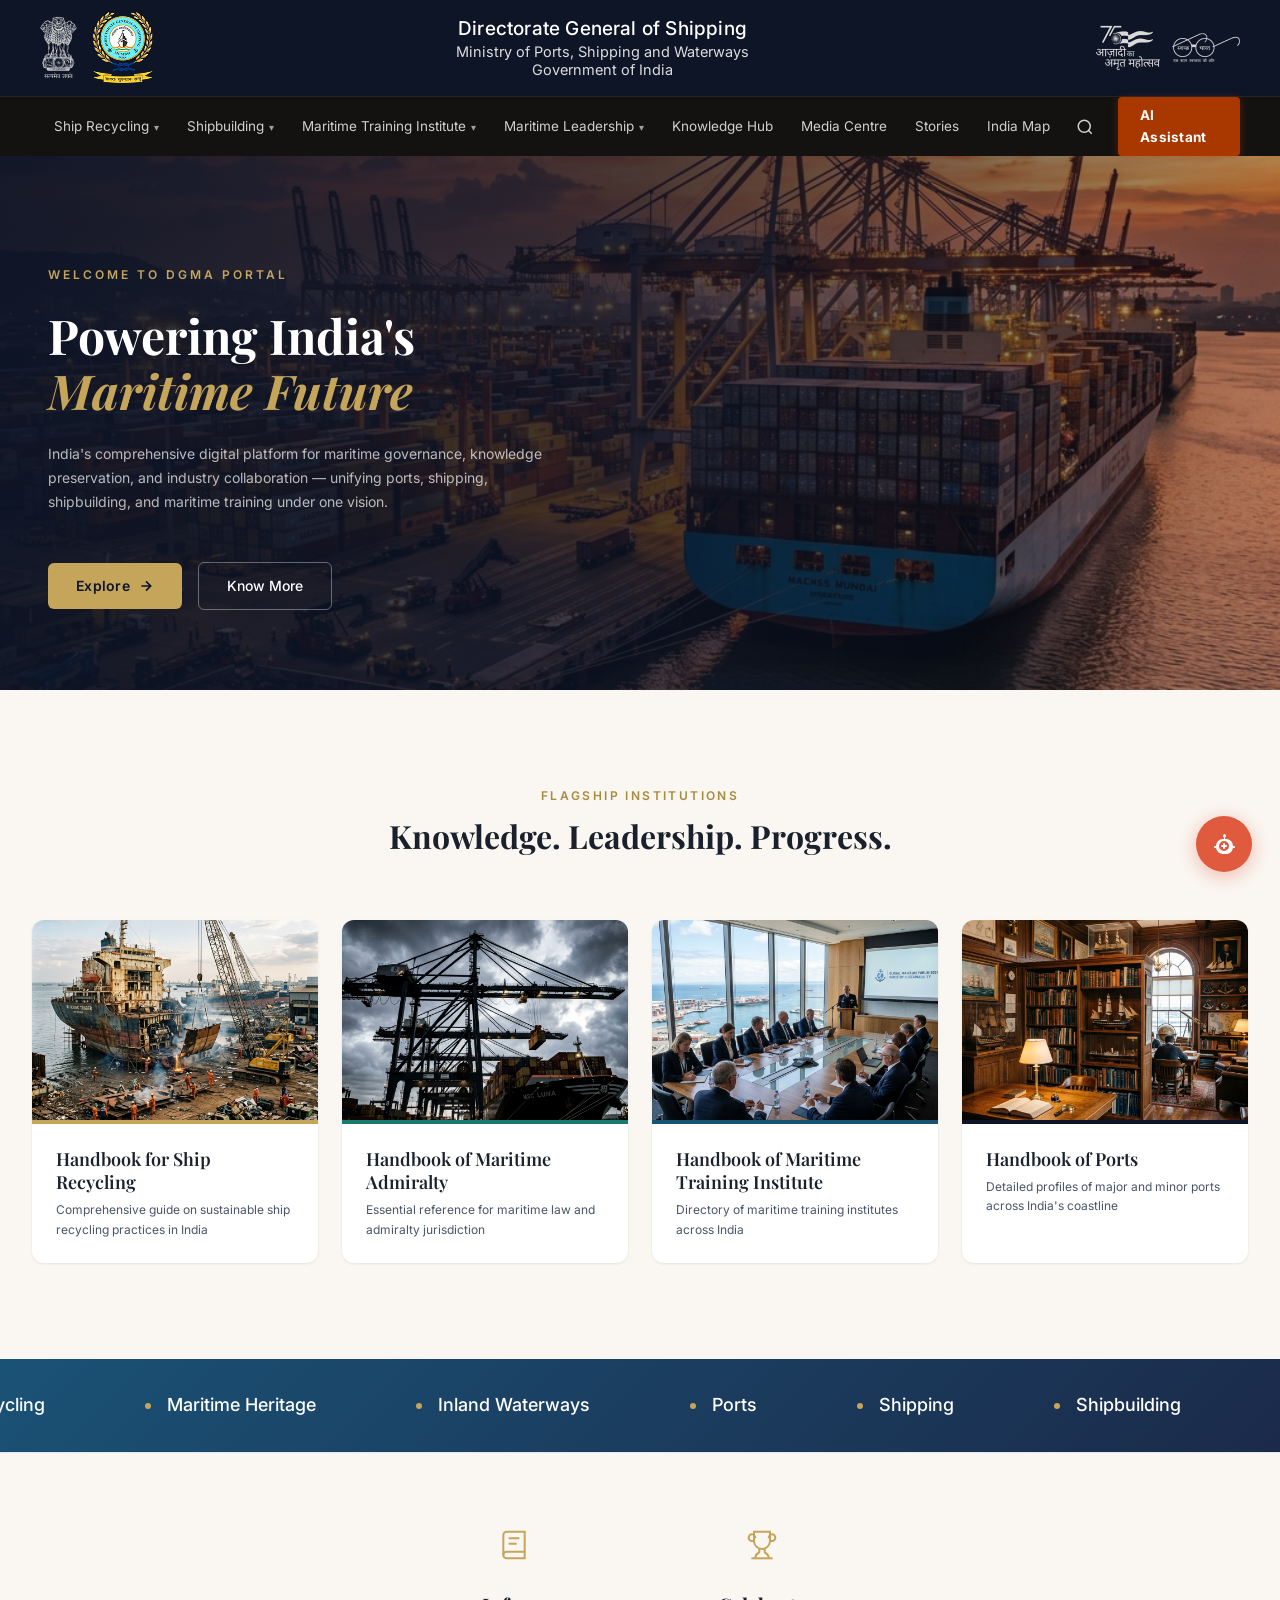
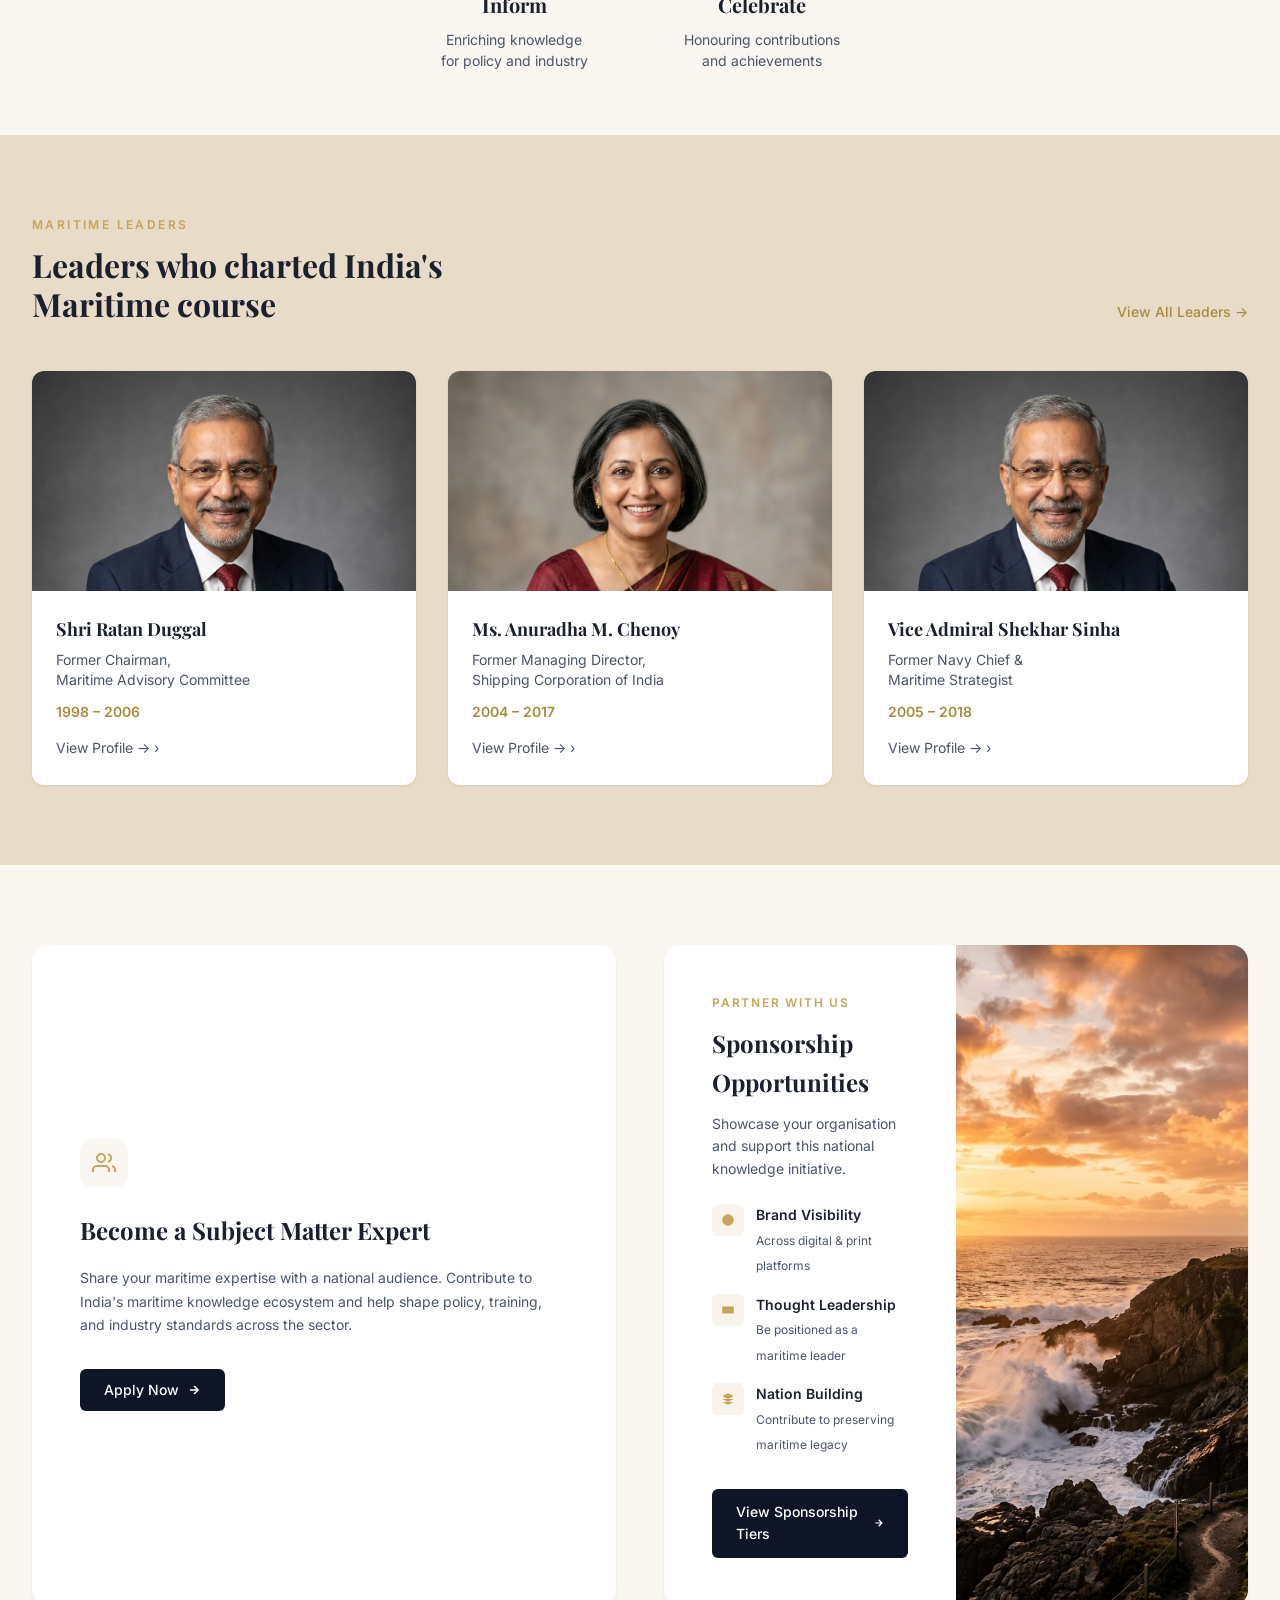
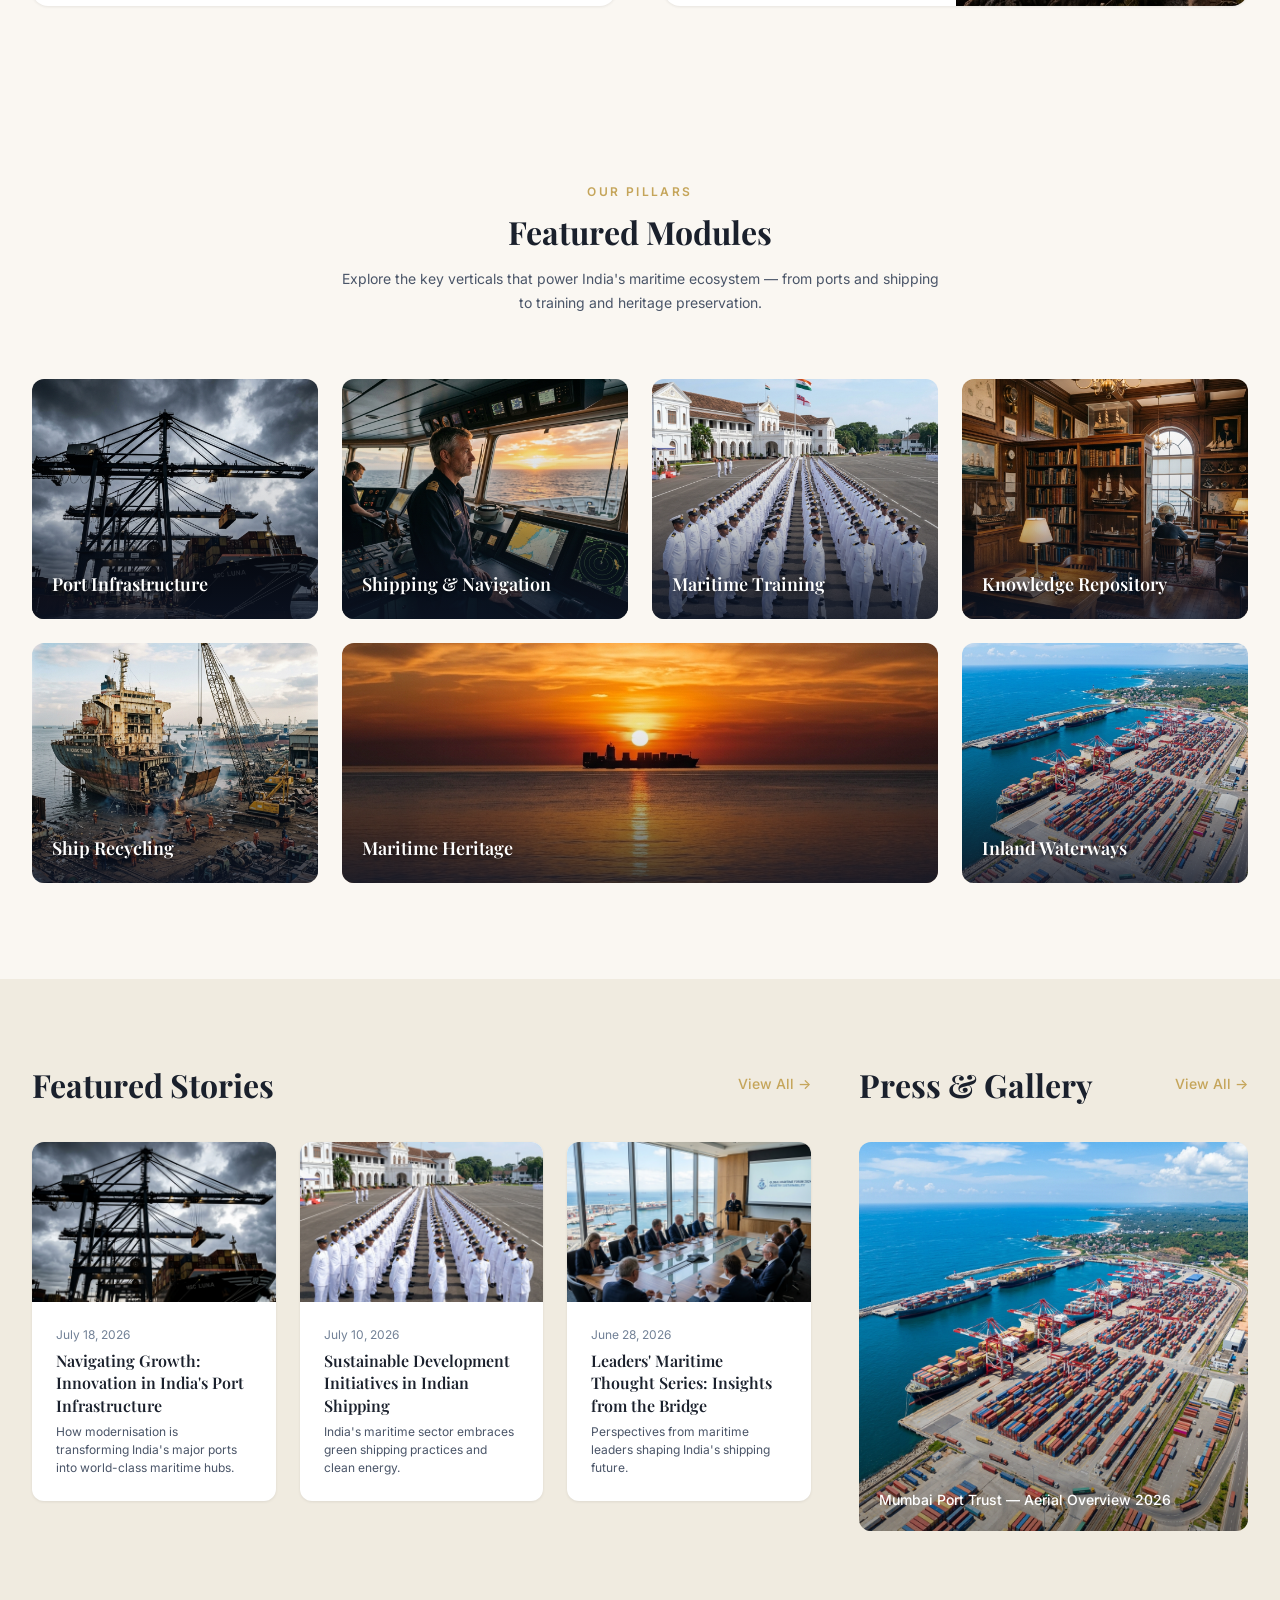
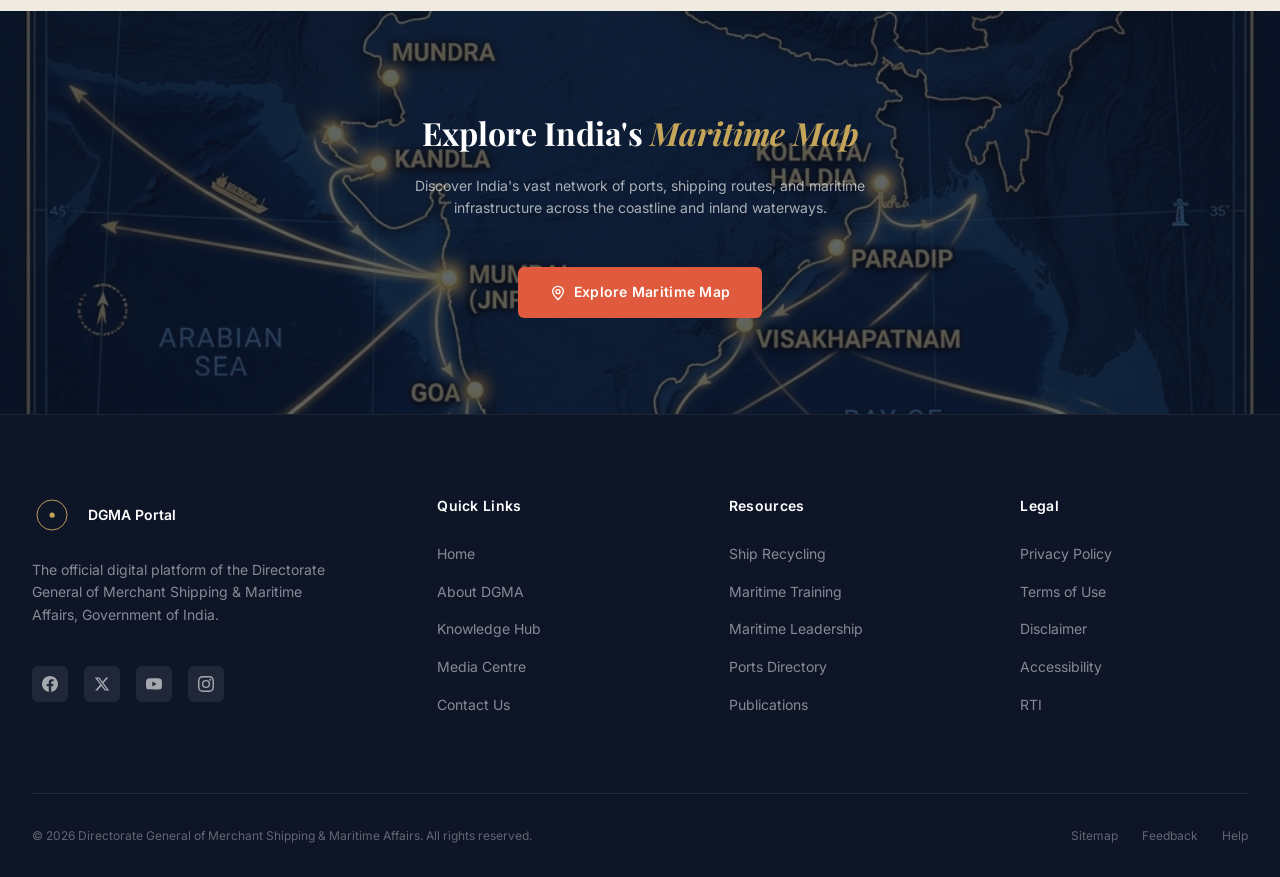
<file: index.html>
<!DOCTYPE html>
<html lang="en">
<head>
  <meta charset="UTF-8">
  <meta name="viewport" content="width=device-width, initial-scale=1.0">
  <title>DGMA – Directorate General of Merchant Shipping & Maritime Affairs</title>
  <meta name="description" content="Official portal of the Directorate General of Merchant Shipping & Maritime Affairs, Government of India. Powering India's Maritime Future through knowledge, leadership and progress.">
  <link rel="stylesheet" href="css/styles.css">
  <!-- Favicon placeholder -->
  <link rel="icon" type="image/svg+xml" href="data:image/svg+xml,<svg xmlns='http://www.w3.org/2000/svg' viewBox='0 0 100 100'><text y='.9em' font-size='90'>⚓</text></svg>">
</head>
<body>

  <!-- ===== HEADER ===== -->
  <header class="header" id="header">
    <!-- Top Bar -->
    <div class="header-top">
      <!-- Left Emblems -->
      <div class="header-emblems-left">
        <!-- Lion Capital Emblem -->
        <div class="lion-emblem" title="State Emblem of India">
           <img src="images/header-img1.png" alt="Ship recycling yard" loading="lazy">
        </div>
        <!-- DGS Seal -->
        <div class="dgs-emblem" title="Directorate General of Shipping Emblem">
         <img src="images/header-img2.png" alt="DGS Seal" loading="lazy">
        </div>
      </div>

      <!-- Center Title -->
      <div class="header-title-center">
        <h2>Directorate General of Shipping</h2>
        <p class="subtitle-1">Ministry of Ports, Shipping and Waterways</p>
        <p class="subtitle-2">Government of India</p>
      </div>

      <!-- Right Initiative Logos -->
      <div class="header-logos-right">
        <!-- Azadi Ka Amrit Mahotsav -->
        <div class="azadi-logo" title="Azadi Ka Amrit Mahotsav">
           <img src="images/header-img3.png" alt="Ship recycling yard" loading="lazy">
        </div>
        <!-- Swachh Bharat -->
      
      </div>
    </div>

    <!-- Navigation Bar -->
    <nav class="header-nav">
      <div class="nav-container">
        <ul class="nav-list">
          <li class="has-dropdown">
            <a href="index.html#flagship">Ship Recycling <span class="caret">▾</span></a>
            <ul class="dropdown-menu">
              <li><a href="index.html#flagship">Ship Recycling Overview</a></li>
              <li><a href="index.html#flagship">Handbook for Ship Recycling</a></li>
              <li><a href="index.html#flagship">Recycling Yards Directory</a></li>
            </ul>
          </li>
          <li class="has-dropdown">
            <a href="shipbuilding.html">Shipbuilding <span class="caret">▾</span></a>
            <ul class="dropdown-menu">
              <li><a href="shipbuilding.html">Shipbuilding Partners of India</a></li>
              <li><a href="shipbuilding.html">Commercial Shipyards</a></li>
              <li><a href="shipbuilding.html">Defense Shipbuilders</a></li>
            </ul>
          </li>
          <li class="has-dropdown">
            <a href="index.html#flagship">Maritime Training Institute <span class="caret">▾</span></a>
            <ul class="dropdown-menu">
              <li><a href="index.html#flagship">Training Institutes Directory</a></li>
              <li><a href="index.html#flagship">Approved Courses</a></li>
            </ul>
          </li>
          <li class="has-dropdown">
            <a href="index.html#leadership">Maritime Leadership <span class="caret">▾</span></a>
            <ul class="dropdown-menu">
              <li><a href="index.html#leadership">Leaders Directory</a></li>
              <li><a href="index.html#leadership">Former Chairmen</a></li>
            </ul>
          </li>
          <li><a href="index.html#flagship">Knowledge Hub</a></li>
          <li><a href="index.html#stories">Media Centre</a></li>
          <li><a href="index.html#stories">Stories</a></li>
          <li><a href="index.html#indiamap">India Map</a></li>
        </ul>

        <div class="nav-actions">
          <span class="nav-search-btn" id="searchToggle" role="button" tabindex="0" aria-label="Search">
            <svg width="18" height="18" viewBox="0 0 24 24" fill="none" stroke="currentColor" stroke-width="2"><circle cx="11" cy="11" r="8"/><path d="m21 21-4.3-4.3"/></svg>
          </span>
          <a href="#" class="btn-ai-assistant">AI Assistant</a>
        </div>
      </div>
    </nav>
  </header>

  <!-- ===== HERO SECTION ===== -->
  <section class="hero" id="hero">
    <div class="hero-bg">
      <img src="images/hero-bg.png" alt="Indian maritime port at sunset with cargo ships and cranes" loading="eager">
    </div>
    <div class="hero-content">
      <p class="hero-label">Welcome to DGMA Portal</p>
      <h2 class="hero-heading">
        Powering India's
        <em>Maritime Future</em>
      </h2>
      <p class="hero-desc">
        India's comprehensive digital platform for maritime governance, knowledge preservation, and industry collaboration — unifying ports, shipping, shipbuilding, and maritime training under one vision.
      </p>
      <div class="hero-buttons">
        <a href="#flagship" class="btn-primary">
          Explore
          <svg width="16" height="16" viewBox="0 0 24 24" fill="none" stroke="currentColor" stroke-width="2.5"><path d="M5 12h14M12 5l7 7-7 7"/></svg>
        </a>
        <a href="#" class="btn-outline">Know More</a>
      </div>
    </div>
  </section>

  <!-- ===== FLAGSHIP INSTITUTIONS ===== -->
  <section class="flagship" id="flagship">
    <div class="container">
      <p class="section-label animate-on-scroll">Flagship Institutions</p>
      <h2 class="section-heading animate-on-scroll">Knowledge. Leadership. Progress.</h2>
      <div class="flagship-grid">
        <!-- Card 1 -->
        <div class="flagship-card animate-on-scroll">
          <div class="flagship-card-img">
            <img src="images/ship-recycling.png" alt="Ship recycling yard" loading="lazy">
          </div>
          <div class="flagship-card-accent gold"></div>
          <div class="flagship-card-body">
            <h3>Handbook for Ship Recycling</h3>
            <p>Comprehensive guide on sustainable ship recycling practices in India</p>
          </div>
        </div>
        <!-- Card 2 -->
        <div class="flagship-card animate-on-scroll">
          <div class="flagship-card-img">
            <img src="images/container-cranes.png" alt="Maritime admiralty" loading="lazy">
          </div>
          <div class="flagship-card-accent teal"></div>
          <div class="flagship-card-body">
            <h3>Handbook of Maritime Admiralty</h3>
            <p>Essential reference for maritime law and admiralty jurisdiction</p>
          </div>
        </div>
        <!-- Card 3 -->
        <div class="flagship-card animate-on-scroll">
          <div class="flagship-card-img">
            <img src="images/maritime-conference.png" alt="Maritime Training Institute" loading="lazy">
          </div>
          <div class="flagship-card-accent blue"></div>
          <div class="flagship-card-body">
            <h3>Handbook of Maritime Training Institute</h3>
            <p>Directory of maritime training institutes across India</p>
          </div>
        </div>
        <!-- Card 4 -->
        <div class="flagship-card animate-on-scroll">
          <div class="flagship-card-img">
            <img src="images/maritime-library.png" alt="Maritime ports reference" loading="lazy">
          </div>
          <div class="flagship-card-accent navy"></div>
          <div class="flagship-card-body">
            <h3>Handbook of Ports</h3>
            <p>Detailed profiles of major and minor ports across India's coastline</p>
          </div>
        </div>
      </div>
    </div>
  </section>

  <!-- ===== BLUE BANNER / MARQUEE ===== -->
  <section class="blue-banner">
    <div class="banner-content">
      <div class="banner-marquee">
        <span class="marquee-item"><span class="dot"></span>Ports</span>
        <span class="marquee-item"><span class="dot"></span>Shipping</span>
        <span class="marquee-item"><span class="dot"></span>Shipbuilding</span>
        <span class="marquee-item"><span class="dot"></span>Maritime Training</span>
        <span class="marquee-item"><span class="dot"></span>Maritime Leadership</span>
        <span class="marquee-item"><span class="dot"></span>Ship Recycling</span>
        <span class="marquee-item"><span class="dot"></span>Maritime Heritage</span>
        <span class="marquee-item"><span class="dot"></span>Inland Waterways</span>
        <!-- Duplicate for seamless loop -->
        <span class="marquee-item"><span class="dot"></span>Ports</span>
        <span class="marquee-item"><span class="dot"></span>Shipping</span>
        <span class="marquee-item"><span class="dot"></span>Shipbuilding</span>
        <span class="marquee-item"><span class="dot"></span>Maritime Training</span>
        <span class="marquee-item"><span class="dot"></span>Maritime Leadership</span>
        <span class="marquee-item"><span class="dot"></span>Ship Recycling</span>
        <span class="marquee-item"><span class="dot"></span>Maritime Heritage</span>
        <span class="marquee-item"><span class="dot"></span>Inland Waterways</span>
      </div>
    </div>
  </section>

  <!-- ===== PURPOSE / VALUES ===== -->
  <section class="purpose-section">
    <div class="container">
      <div class="purpose-grid">
        <div class="purpose-card animate-on-scroll">
          <div class="purpose-icon">
            <svg width="32" height="32" viewBox="0 0 24 24" fill="none" stroke="currentColor" stroke-width="1.5">
              <path d="M4 19.5A2.5 2.5 0 016.5 17H20"/>
              <path d="M6.5 2H20v20H6.5A2.5 2.5 0 014 19.5v-15A2.5 2.5 0 016.5 2z"/>
              <path d="M8 7h8M8 11h6"/>
            </svg>
          </div>
          <h3>Inform</h3>
          <p>Enriching knowledge<br>for policy and industry</p>
        </div>
        <div class="purpose-card animate-on-scroll">
          <div class="purpose-icon">
            <svg width="32" height="32" viewBox="0 0 24 24" fill="none" stroke="currentColor" stroke-width="1.5">
              <path d="M6 9H4.5a2.5 2.5 0 010-5C7 4 7 7 7 7"/>
              <path d="M18 9h1.5a2.5 2.5 0 000-5C17 4 17 7 17 7"/>
              <path d="M4 22h16"/>
              <path d="M10 14.66V17c0 .55-.47.98-.97 1.21C7.85 18.75 7 20 7 22"/>
              <path d="M14 14.66V17c0 .55.47.98.97 1.21C16.15 18.75 17 20 17 22"/>
              <path d="M18 2H6v7a6 6 0 0012 0V2z"/>
            </svg>
          </div>
          <h3>Celebrate</h3>
          <p>Honouring contributions<br>and achievements</p>
        </div>
      </div>
    </div>
  </section>

  <!-- ===== MARITIME LEADERSHIP ===== -->
  <section class="leadership-section" id="leadership">
    <div class="container">
      <div class="leadership-header">
        <div>
          <p class="section-label">Maritime Leaders</p>
          <h2 class="section-heading animate-on-scroll">Leaders who charted India's Maritime course</h2>
        </div>
        <a href="#" class="view-all-link animate-on-scroll">View All Leaders →</a>
      </div>
      <div class="leadership-grid">
        <div class="leader-card animate-on-scroll">
          <div class="leader-card-img">
            <img src="images/leader-1.png" alt="Shri Ratan Duggal" loading="lazy">
          </div>
          <div class="leader-card-body">
            <h3>Shri Ratan Duggal</h3>
            <p class="leader-title">Former Chairman,<br>Maritime Advisory Committee</p>
            <p class="leader-years">1998 – 2006</p>
            <a href="#" class="leader-link">View Profile → ›</a>
          </div>
        </div>
        <div class="leader-card animate-on-scroll">
          <div class="leader-card-img">
            <img src="images/leader-2.png" alt="Ms. Anuradha M. Chenoy" loading="lazy">
          </div>
          <div class="leader-card-body">
            <h3>Ms. Anuradha M. Chenoy</h3>
            <p class="leader-title">Former Managing Director,<br>Shipping Corporation of India</p>
            <p class="leader-years">2004 – 2017</p>
            <a href="#" class="leader-link">View Profile → ›</a>
          </div>
        </div>
        <div class="leader-card animate-on-scroll">
          <div class="leader-card-img">
            <img src="images/leader-1.png" alt="Vice Admiral Shekhar Sinha" loading="lazy">
          </div>
          <div class="leader-card-body">
            <h3>Vice Admiral Shekhar Sinha</h3>
            <p class="leader-title">Former Navy Chief &<br>Maritime Strategist</p>
            <p class="leader-years">2005 – 2018</p>
            <a href="#" class="leader-link">View Profile → ›</a>
          </div>
        </div>
      </div>
    </div>
  </section>

  <!-- ===== EXPERT + SPONSORSHIP ===== -->
  <section class="dual-cards" id="dual-cards">
    <div class="container">
      <div class="dual-cards-grid">
        <!-- Expert Card -->
        <div class="dual-card expert-card animate-on-scroll">
          <div class="card-icon">
            <svg width="24" height="24" viewBox="0 0 24 24" fill="none" stroke="currentColor" stroke-width="2"><path d="M17 21v-2a4 4 0 0 0-4-4H5a4 4 0 0 0-4 4v2"/><circle cx="9" cy="7" r="4"/><path d="M23 21v-2a4 4 0 0 0-3-3.87"/><path d="M16 3.13a4 4 0 0 1 0 7.75"/></svg>
          </div>
          <h3>Become a Subject Matter Expert</h3>
          <p>Share your maritime expertise with a national audience. Contribute to India's maritime knowledge ecosystem and help shape policy, training, and industry standards across the sector.</p>
          <a href="#" class="btn-dark">
            Apply Now
            <svg width="14" height="14" viewBox="0 0 24 24" fill="none" stroke="currentColor" stroke-width="2.5"><path d="M5 12h14M12 5l7 7-7 7"/></svg>
          </a>
        </div>

        <!-- Sponsorship Card -->
        <div class="dual-card sponsor-card animate-on-scroll">
          <div class="sponsor-card-content">
            <p class="card-label">Partner With Us</p>
            <h3>Sponsorship Opportunities</h3>
            <p>Showcase your organisation and support this national knowledge initiative.</p>
            <div class="sponsor-features">
              <div class="sponsor-feature">
                <div class="sponsor-feature-icon">
                  <svg width="14" height="14" viewBox="0 0 24 24" fill="currentColor"><circle cx="12" cy="12" r="10"/></svg>
                </div>
                <div class="sponsor-feature-text">
                  <strong>Brand Visibility</strong>
                  <span>Across digital &amp; print platforms</span>
                </div>
              </div>
              <div class="sponsor-feature">
                <div class="sponsor-feature-icon">
                  <svg width="14" height="14" viewBox="0 0 24 24" fill="currentColor"><rect x="2" y="6" width="20" height="12" rx="2"/></svg>
                </div>
                <div class="sponsor-feature-text">
                  <strong>Thought Leadership</strong>
                  <span>Be positioned as a maritime leader</span>
                </div>
              </div>
              <div class="sponsor-feature">
                <div class="sponsor-feature-icon">
                  <svg width="14" height="14" viewBox="0 0 24 24" fill="currentColor"><path d="M12 2L2 7l10 5 10-5-10-5zM2 17l10 5 10-5M2 12l10 5 10-5"/></svg>
                </div>
                <div class="sponsor-feature-text">
                  <strong>Nation Building</strong>
                  <span>Contribute to preserving maritime legacy</span>
                </div>
              </div>
            </div>
            <a href="#" class="btn-sponsor">
              View Sponsorship Tiers
              <svg width="14" height="14" viewBox="0 0 24 24" fill="none" stroke="currentColor" stroke-width="2.5"><path d="M5 12h14M12 5l7 7-7 7"/></svg>
            </a>
          </div>
          <div class="sponsor-card-image">
            <img src="images/lighthouse.png" alt="Historic lighthouse at sunset">
          </div>
        </div>
      </div>
    </div>
  </section>

  <!-- ===== FEATURED MODULES ===== -->
  <section class="featured-modules" id="modules">
    <div class="container">
      <div class="modules-header">
        <p class="section-label animate-on-scroll">Our Pillars</p>
        <h2 class="section-heading animate-on-scroll">Featured Modules</h2>
        <p class="section-desc animate-on-scroll">Explore the key verticals that power India's maritime ecosystem — from ports and shipping to training and heritage preservation.</p>
      </div>
      <div class="modules-grid">
        <!-- Row 1 -->
        <div class="module-card animate-on-scroll">
          <img src="images/container-cranes.png" alt="Port Infrastructure" loading="lazy">
          <span class="module-card-label">Port Infrastructure</span>
        </div>
        <div class="module-card animate-on-scroll">
          <img src="images/ship-navigation.png" alt="Shipping & Navigation" loading="lazy">
          <span class="module-card-label">Shipping & Navigation</span>
        </div>
        <div class="module-card animate-on-scroll">
          <img src="images/maritime-training.png" alt="Maritime Training" loading="lazy">
          <span class="module-card-label">Maritime Training</span>
        </div>
        <div class="module-card animate-on-scroll">
          <img src="images/maritime-library.png" alt="Knowledge Repository" loading="lazy">
          <span class="module-card-label">Knowledge Repository</span>
        </div>
        <!-- Row 2 -->
        <div class="module-card animate-on-scroll">
          <img src="images/ship-recycling.png" alt="Ship Recycling" loading="lazy">
          <span class="module-card-label">Ship Recycling</span>
        </div>
        <div class="module-card animate-on-scroll">
          <img src="images/ocean-sunset.png" alt="Maritime Heritage" loading="lazy">
          <span class="module-card-label">Maritime Heritage</span>
        </div>
        <div class="module-card animate-on-scroll">
          <img src="images/port-aerial.png" alt="Inland Waterways" loading="lazy">
          <span class="module-card-label">Inland Waterways</span>
        </div>
      </div>
    </div>
  </section>

  <!-- ===== FEATURED STORIES + PRESS & GALLERY ===== -->
  <section class="stories-gallery" id="stories">
    <div class="container">
      <div class="stories-gallery-grid">
        <!-- Stories -->
        <div class="stories-section">
          <div class="stories-header">
            <h2>Featured Stories</h2>
            <a href="#">View All →</a>
          </div>
          <div class="stories-list">
            <div class="story-card animate-on-scroll">
              <div class="story-card-img">
                <img src="images/container-cranes.png" alt="Port modernization story" loading="lazy">
              </div>
              <div class="story-card-body">
                <p class="story-date">July 18, 2026</p>
                <h4>Navigating Growth: Innovation in India's Port Infrastructure</h4>
                <p>How modernisation is transforming India's major ports into world-class maritime hubs.</p>
              </div>
            </div>
            <div class="story-card animate-on-scroll">
              <div class="story-card-img">
                <img src="images/maritime-training.png" alt="Maritime development story" loading="lazy">
              </div>
              <div class="story-card-body">
                <p class="story-date">July 10, 2026</p>
                <h4>Sustainable Development Initiatives in Indian Shipping</h4>
                <p>India's maritime sector embraces green shipping practices and clean energy.</p>
              </div>
            </div>
            <div class="story-card animate-on-scroll">
              <div class="story-card-img">
                <img src="images/maritime-conference.png" alt="Maritime thoughts story" loading="lazy">
              </div>
              <div class="story-card-body">
                <p class="story-date">June 28, 2026</p>
                <h4>Leaders' Maritime Thought Series: Insights from the Bridge</h4>
                <p>Perspectives from maritime leaders shaping India's shipping future.</p>
              </div>
            </div>
          </div>
        </div>

        <!-- Gallery -->
        <div class="gallery-section">
          <div class="gallery-header">
            <h2>Press & Gallery</h2>
            <a href="#">View All →</a>
          </div>
          <div class="gallery-image animate-on-scroll">
            <img src="images/port-aerial.png" alt="Aerial view of Indian port" loading="lazy">
            <span class="gallery-caption">Mumbai Port Trust — Aerial Overview 2026</span>
          </div>
        </div>
      </div>
    </div>
  </section>

  <!-- ===== INDIA MARITIME MAP ===== -->
  <section class="india-map" id="indiamap">
    <div class="india-map-bg">
      <img src="images/india-map.png" alt="India maritime map" loading="lazy">
    </div>
    <div class="india-map-content container">
      <h2 class="animate-on-scroll">Explore India's <em>Maritime Map</em></h2>
      <p class="animate-on-scroll">Discover India's vast network of ports, shipping routes, and maritime infrastructure across the coastline and inland waterways.</p>
      <a href="#" class="btn-map animate-on-scroll">
        <svg width="16" height="16" viewBox="0 0 24 24" fill="none" stroke="currentColor" stroke-width="2"><circle cx="12" cy="10" r="3"/><path d="M12 2C7.6 2 4 5.4 4 9.5 4 14.3 12 22 12 22s8-7.7 8-12.5C20 5.4 16.4 2 12 2z"/></svg>
        Explore Maritime Map
      </a>
    </div>
  </section>

  <!-- ===== FOOTER ===== -->
  <footer class="footer" id="footer">
    <div class="container">
      <div class="footer-top">
        <div class="footer-brand">
          <div class="footer-logo">
            <div class="emblem-small">
              <svg viewBox="0 0 64 64" width="40" height="40" fill="none">
                <circle cx="32" cy="32" r="24" stroke="#C5A55A" stroke-width="1.5"/>
                <circle cx="32" cy="32" r="4" fill="#C5A55A"/>
                <text x="32" y="36" text-anchor="middle" fill="#C5A55A" font-size="10" font-family="serif">☸</text>
              </svg>
            </div>
            <span class="footer-logo-text">DGMA Portal</span>
          </div>
          <p>The official digital platform of the Directorate General of Merchant Shipping & Maritime Affairs, Government of India.</p>
          <div class="footer-social">
            <a href="#" aria-label="Facebook">
              <svg width="16" height="16" viewBox="0 0 24 24" fill="currentColor"><path d="M24 12.073c0-6.627-5.373-12-12-12s-12 5.373-12 12c0 5.99 4.388 10.954 10.125 11.854v-8.385H7.078v-3.47h3.047V9.43c0-3.007 1.792-4.669 4.533-4.669 1.312 0 2.686.235 2.686.235v2.953H15.83c-1.491 0-1.956.925-1.956 1.874v2.25h3.328l-.532 3.47h-2.796v8.385C19.612 23.027 24 18.062 24 12.073z"/></svg>
            </a>
            <a href="#" aria-label="Twitter">
              <svg width="16" height="16" viewBox="0 0 24 24" fill="currentColor"><path d="M18.244 2.25h3.308l-7.227 8.26 8.502 11.24H16.17l-5.214-6.817L4.99 21.75H1.68l7.73-8.835L1.254 2.25H8.08l4.713 6.231zm-1.161 17.52h1.833L7.084 4.126H5.117z"/></svg>
            </a>
            <a href="#" aria-label="YouTube">
              <svg width="16" height="16" viewBox="0 0 24 24" fill="currentColor"><path d="M23.498 6.186a3.016 3.016 0 0 0-2.122-2.136C19.505 3.545 12 3.545 12 3.545s-7.505 0-9.377.505A3.017 3.017 0 0 0 .502 6.186C0 8.07 0 12 0 12s0 3.93.502 5.814a3.016 3.016 0 0 0 2.122 2.136c1.871.505 9.376.505 9.376.505s7.505 0 9.377-.505a3.015 3.015 0 0 0 2.122-2.136C24 15.93 24 12 24 12s0-3.93-.502-5.814zM9.545 15.568V8.432L15.818 12l-6.273 3.568z"/></svg>
            </a>
            <a href="#" aria-label="Instagram">
              <svg width="16" height="16" viewBox="0 0 24 24" fill="currentColor"><path d="M12 2.163c3.204 0 3.584.012 4.85.07 3.252.148 4.771 1.691 4.919 4.919.058 1.265.069 1.645.069 4.849 0 3.205-.012 3.584-.069 4.849-.149 3.225-1.664 4.771-4.919 4.919-1.266.058-1.644.07-4.85.07-3.204 0-3.584-.012-4.849-.07-3.26-.149-4.771-1.699-4.919-4.92-.058-1.265-.07-1.644-.07-4.849 0-3.204.013-3.583.07-4.849.149-3.227 1.664-4.771 4.919-4.919 1.266-.057 1.645-.069 4.849-.069zM12 0C8.741 0 8.333.014 7.053.072 2.695.272.273 2.69.073 7.052.014 8.333 0 8.741 0 12c0 3.259.014 3.668.072 4.948.2 4.358 2.618 6.78 6.98 6.98C8.333 23.986 8.741 24 12 24c3.259 0 3.668-.014 4.948-.072 4.354-.2 6.782-2.618 6.979-6.98.059-1.28.073-1.689.073-4.948 0-3.259-.014-3.667-.072-4.947-.196-4.354-2.617-6.78-6.979-6.98C15.668.014 15.259 0 12 0zm0 5.838a6.162 6.162 0 100 12.324 6.162 6.162 0 000-12.324zM12 16a4 4 0 110-8 4 4 0 010 8zm6.406-11.845a1.44 1.44 0 100 2.881 1.44 1.44 0 000-2.881z"/></svg>
            </a>
          </div>
        </div>
        <div class="footer-column">
          <h4>Quick Links</h4>
          <ul>
            <li><a href="#">Home</a></li>
            <li><a href="#">About DGMA</a></li>
            <li><a href="#">Knowledge Hub</a></li>
            <li><a href="#">Media Centre</a></li>
            <li><a href="#">Contact Us</a></li>
          </ul>
        </div>
        <div class="footer-column">
          <h4>Resources</h4>
          <ul>
            <li><a href="#">Ship Recycling</a></li>
            <li><a href="#">Maritime Training</a></li>
            <li><a href="#">Maritime Leadership</a></li>
            <li><a href="#">Ports Directory</a></li>
            <li><a href="#">Publications</a></li>
          </ul>
        </div>
        <div class="footer-column">
          <h4>Legal</h4>
          <ul>
            <li><a href="#">Privacy Policy</a></li>
            <li><a href="#">Terms of Use</a></li>
            <li><a href="#">Disclaimer</a></li>
            <li><a href="#">Accessibility</a></li>
            <li><a href="#">RTI</a></li>
          </ul>
        </div>
      </div>
      <div class="footer-bottom">
        <p>&copy; 2026 Directorate General of Merchant Shipping & Maritime Affairs. All rights reserved.</p>
        <div class="footer-bottom-links">
          <a href="#">Sitemap</a>
          <a href="#">Feedback</a>
          <a href="#">Help</a>
        </div>
      </div>
    </div>
  </footer>

  <!-- ===== FLOATING AI BUTTON ===== -->
  <div class="ai-float">
    <button class="ai-float-btn" aria-label="AI Assistant">
      <svg width="24" height="24" viewBox="0 0 24 24" fill="currentColor"><path d="M12 2a2 2 0 012 2c0 .74-.4 1.39-1 1.73V7h1a7 7 0 017 7h1a1 1 0 110 2h-1.07A7.001 7.001 0 0113 22h-2a7.001 7.001 0 01-6.93-6H3a1 1 0 110-2h1a7 7 0 017-7h1V5.73c-.6-.34-1-.99-1-1.73a2 2 0 012-2zm0 7a5 5 0 00-5 5 5 5 0 005 5h0a5 5 0 005-5 5 5 0 00-5-5zm-1 3a1 1 0 112 0v1h1a1 1 0 110 2h-1v1a1 1 0 11-2 0v-1h-1a1 1 0 110-2h1v-1z"/></svg>
    </button>
  </div>

  <!-- ===== SEARCH OVERLAY ===== -->
  <div class="search-overlay" id="searchOverlay">
    <div class="search-box">
      <span class="search-close" id="searchClose">&times;</span>
      <input type="text" placeholder="Search DGMA portal..." id="searchInput" aria-label="Search DGMA portal">
    </div>
  </div>

  <script src="js/main.js"></script>
</body>
</html>
</file>
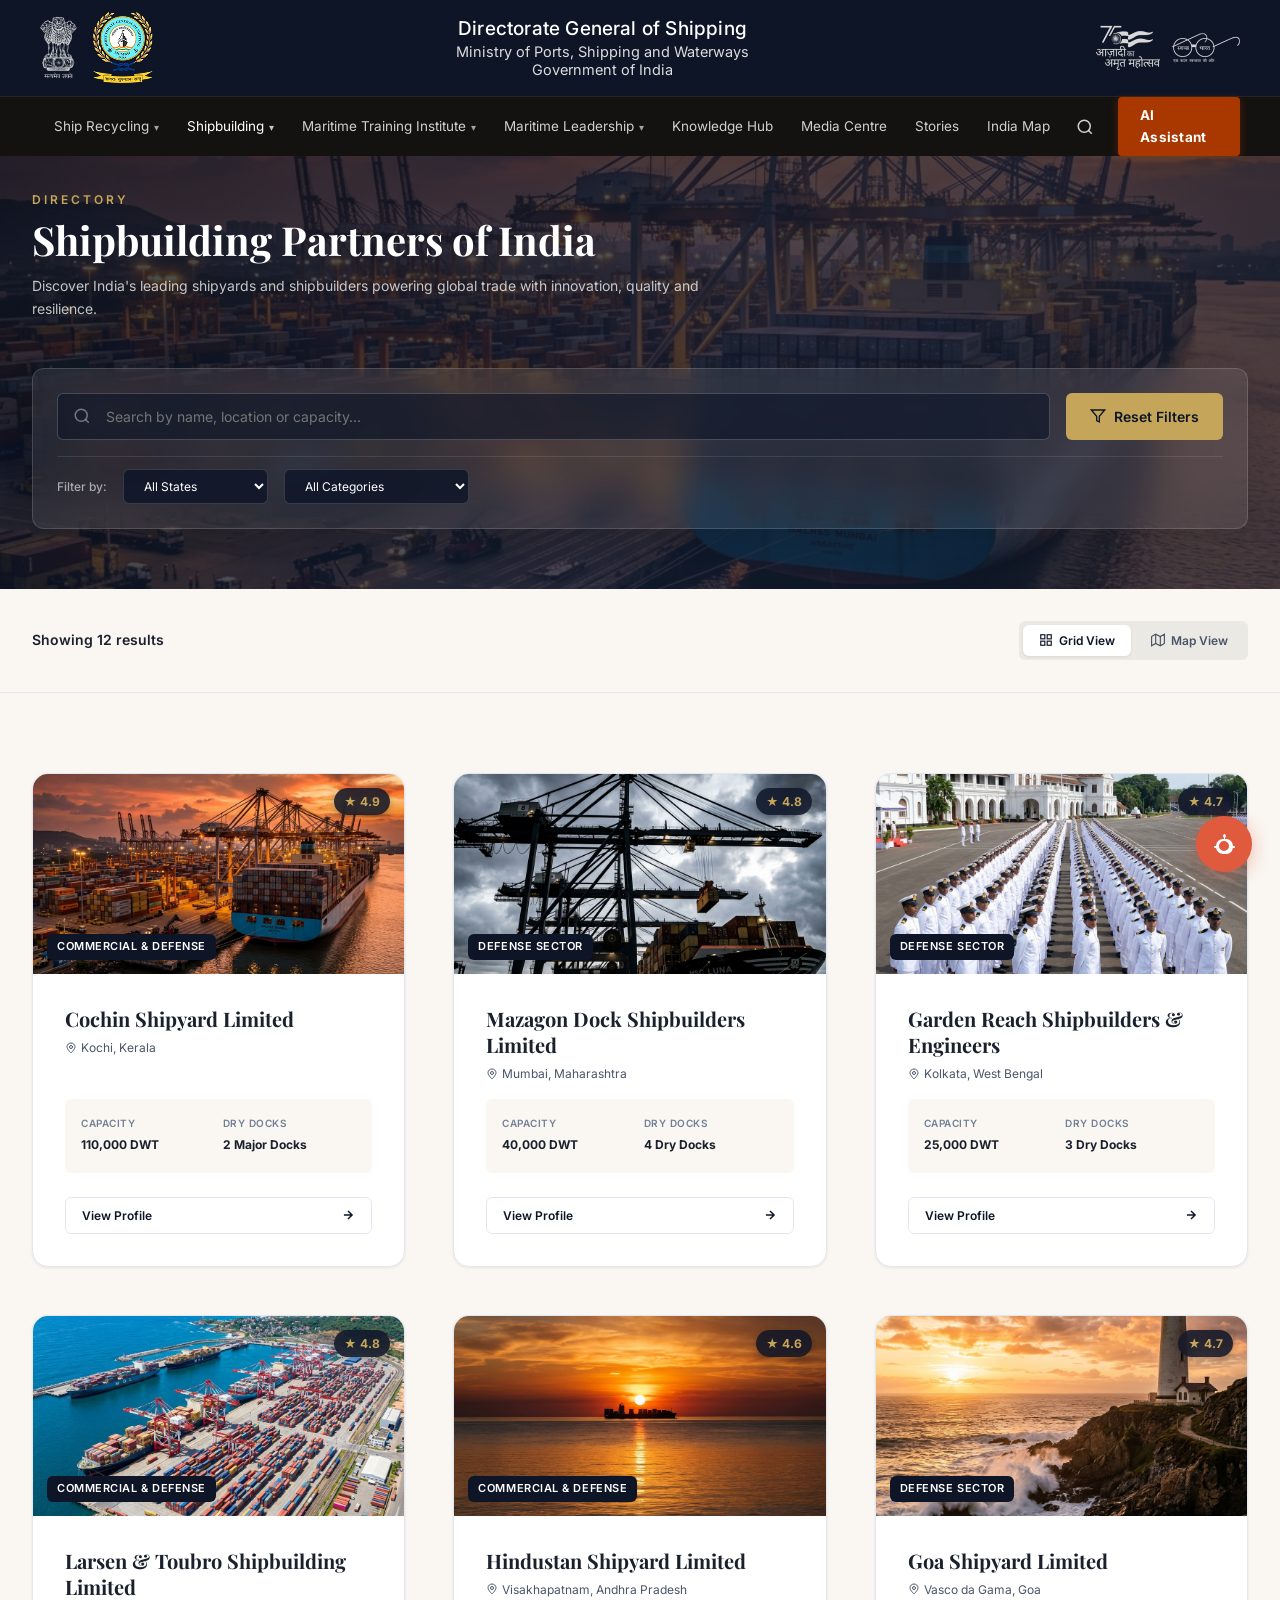
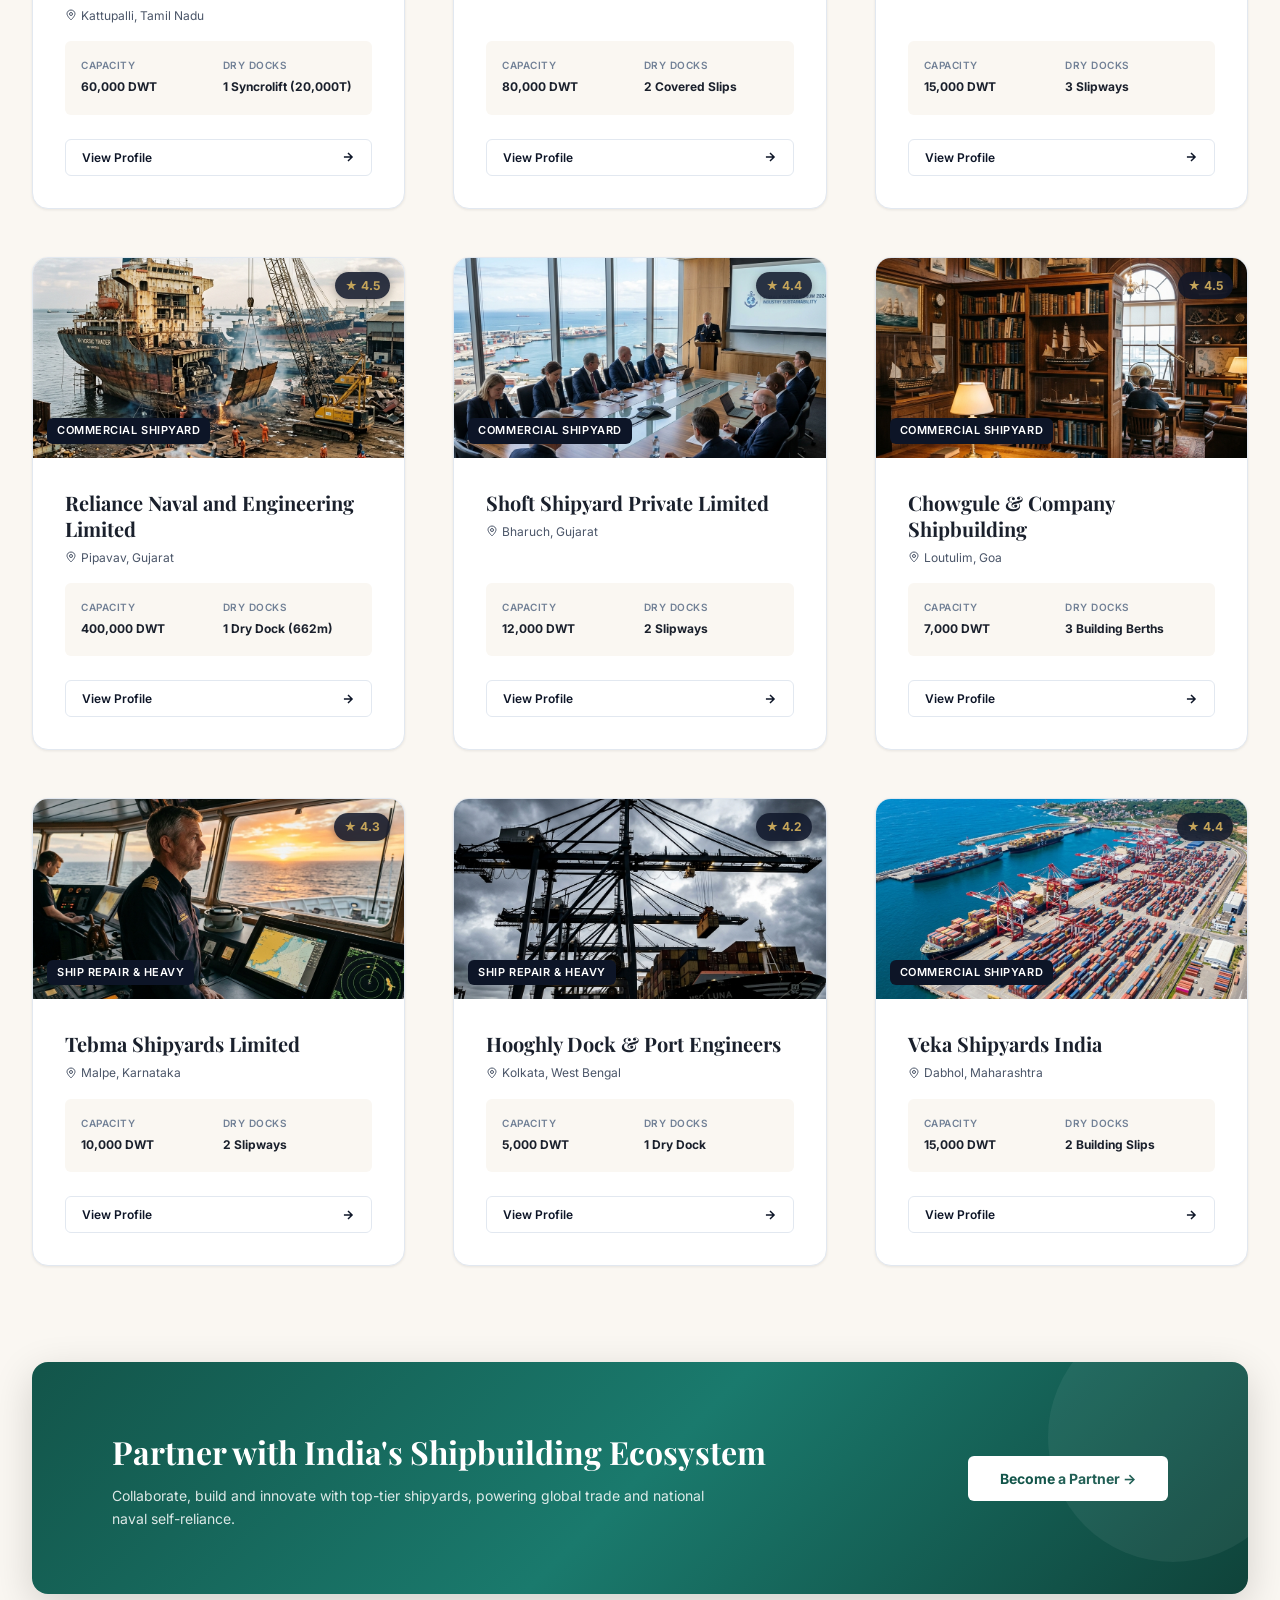
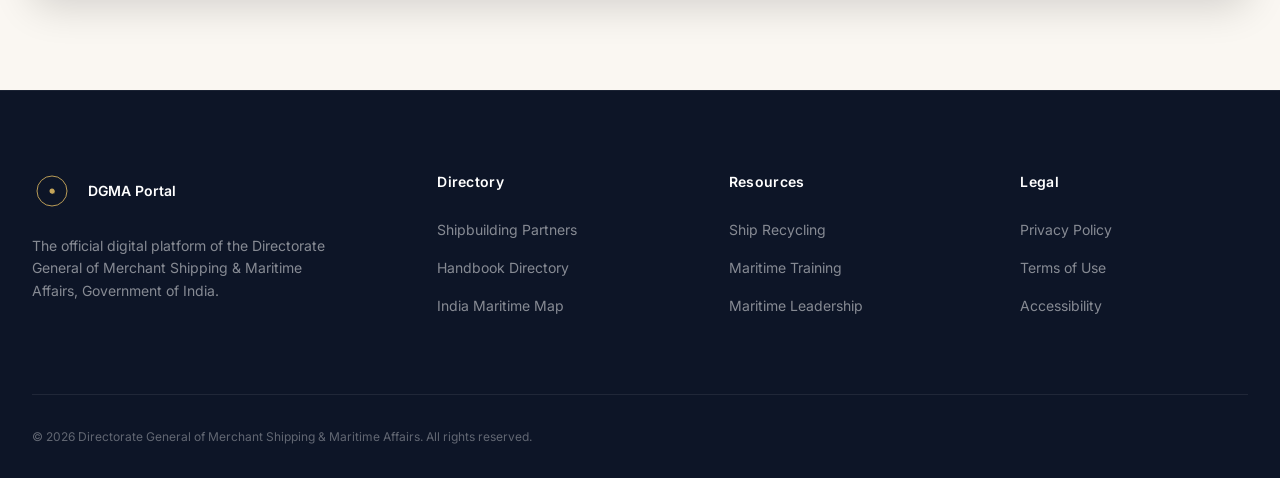
<file: shipbuilding.html>
<!DOCTYPE html>
<html lang="en">
<head>
  <meta charset="UTF-8">
  <meta name="viewport" content="width=device-width, initial-scale=1.0">
  <title>Shipbuilding Partners of India – DGMA Portal</title>
  <meta name="description" content="Discover India's leading shipyards and shipbuilders powering global trade with innovation, quality and resilience. Official directory by DGMA.">
  <link rel="stylesheet" href="css/styles.css">
  <link rel="icon" type="image/svg+xml" href="data:image/svg+xml,<svg xmlns='http://www.w3.org/2000/svg' viewBox='0 0 100 100'><text y='.9em' font-size='90'>⚓</text></svg>">
</head>
<body>

  <!-- ===== HEADER ===== -->
  <header class="header" id="header">
    <!-- Top Bar -->
    <div class="header-top">
      <!-- Left Emblems -->
      <div class="header-emblems-left">
        <!-- Lion Capital Emblem -->
        <div class="lion-emblem" title="State Emblem of India">
          <img src="images/header-img1.png" alt="Ship recycling yard" loading="lazy">
        </div>
        <!-- DGS Seal --> 
        <div class="dgs-emblem" title="Directorate General of Shipping Emblem">
          <img src="images/header-img2.png" alt="Ship recycling yard" loading="lazy">
        </div>
      </div>

      <!-- Center Title -->
      <div class="header-title-center">
        <h2>Directorate General of Shipping</h2>
        <p class="subtitle-1">Ministry of Ports, Shipping and Waterways</p>
        <p class="subtitle-2">Government of India</p>
      </div>

      <!-- Right Initiative Logos -->
      <div class="header-logos-right">
        <!-- Azadi Ka Amrit Mahotsav -->
        <div class="azadi-logo" title="Azadi Ka Amrit Mahotsav">
          <img src="images/header-img3.png" alt="Ship recycling yard" loading="lazy">
        </div>
        <!-- Swachh Bharat -->
       
      </div>
    </div>

    <!-- Navigation Bar -->
    <nav class="header-nav">
      <div class="nav-container">
        <ul class="nav-list">
          <li class="has-dropdown">
            <a href="index.html#flagship">Ship Recycling <span class="caret">▾</span></a>
            <ul class="dropdown-menu">
              <li><a href="index.html#flagship">Ship Recycling Overview</a></li>
              <li><a href="index.html#flagship">Handbook for Ship Recycling</a></li>
              <li><a href="index.html#flagship">Recycling Yards Directory</a></li>
            </ul>
          </li>
          <li class="has-dropdown">
            <a href="shipbuilding.html" class="active">Shipbuilding <span class="caret">▾</span></a>
            <ul class="dropdown-menu">
              <li><a href="shipbuilding.html">Shipbuilding Partners of India</a></li>
              <li><a href="shipbuilding.html">Commercial Shipyards</a></li>
              <li><a href="shipbuilding.html">Defense Shipbuilders</a></li>
            </ul>
          </li>
          <li class="has-dropdown">
            <a href="index.html#flagship">Maritime Training Institute <span class="caret">▾</span></a>
            <ul class="dropdown-menu">
              <li><a href="index.html#flagship">Training Institutes Directory</a></li>
              <li><a href="index.html#flagship">Approved Courses</a></li>
            </ul>
          </li>
          <li class="has-dropdown">
            <a href="index.html#leadership">Maritime Leadership <span class="caret">▾</span></a>
            <ul class="dropdown-menu">
              <li><a href="index.html#leadership">Leaders Directory</a></li>
              <li><a href="index.html#leadership">Former Chairmen</a></li>
            </ul>
          </li>
          <li><a href="index.html#flagship">Knowledge Hub</a></li>
          <li><a href="index.html#stories">Media Centre</a></li>
          <li><a href="index.html#stories">Stories</a></li>
          <li><a href="index.html#indiamap">India Map</a></li>
        </ul>

        <div class="nav-actions">
          <span class="nav-search-btn" id="searchToggle" role="button" tabindex="0" aria-label="Search">
            <svg width="18" height="18" viewBox="0 0 24 24" fill="none" stroke="currentColor" stroke-width="2"><circle cx="11" cy="11" r="8"/><path d="m21 21-4.3-4.3"/></svg>
          </span>
          <a href="#" class="btn-ai-assistant">AI Assistant</a>
        </div>
      </div>
    </nav>
  </header>

  <!-- ===== DIRECTORY HERO ===== -->
  <section class="directory-hero">
    <div class="directory-hero-bg">
      <img src="images/hero-bg.png" alt="Shipyard backdrop">
    </div>
    <div class="container directory-hero-content">
      <p class="directory-hero-label">DIRECTORY</p>
      <h1 class="directory-hero-heading">Shipbuilding Partners of India</h1>
      <p class="directory-hero-desc">Discover India's leading shipyards and shipbuilders powering global trade with innovation, quality and resilience.</p>

      <!-- Search & Filter Controls -->
      <div class="search-filter-box">
        <div class="search-input-group">
          <div class="search-input-wrapper">
            <svg width="18" height="18" viewBox="0 0 24 24" fill="none" stroke="currentColor" stroke-width="2"><circle cx="11" cy="11" r="8"/><path d="m21 21-4.3-4.3"/></svg>
            <input type="text" id="directorySearchInput" placeholder="Search by name, location or capacity..." aria-label="Search shipyards">
          </div>
          <button class="btn-filter-toggle" id="resetFiltersBtn">
            <svg width="16" height="16" viewBox="0 0 24 24" fill="none" stroke="currentColor" stroke-width="2"><polygon points="22 3 2 3 10 12.46 10 19 14 21 14 12.46 22 3"/></svg>
            Reset Filters
          </button>
        </div>

        <div class="filter-pills-row">
          <span class="filter-label">Filter by:</span>
          
          <select id="stateFilter" class="filter-select" aria-label="Filter by state">
            <option value="all">All States</option>
            <option value="Kerala">Kerala</option>
            <option value="Maharashtra">Maharashtra</option>
            <option value="West Bengal">West Bengal</option>
            <option value="Tamil Nadu">Tamil Nadu</option>
            <option value="Andhra Pradesh">Andhra Pradesh</option>
            <option value="Goa">Goa</option>
            <option value="Gujarat">Gujarat</option>
          </select>

          <select id="typeFilter" class="filter-select" aria-label="Filter by type">
            <option value="all">All Categories</option>
            <option value="Commercial & Defense">Commercial &amp; Defense</option>
            <option value="Defense Sector">Defense Sector</option>
            <option value="Commercial Shipyard">Commercial Shipyard</option>
            <option value="Ship Repair & Heavy">Ship Repair &amp; Heavy</option>
          </select>
        </div>
      </div>
    </div>
  </section>

  <!-- ===== DIRECTORY TOOLBAR ===== -->
  <div class="directory-toolbar">
    <div class="container toolbar-container">
      <div class="results-count">
        Showing <span id="resultsCount">12</span> results
      </div>
      <div class="view-switcher">
        <button class="view-btn active" id="gridViewBtn" aria-label="Grid View">
          <svg width="14" height="14" viewBox="0 0 24 24" fill="none" stroke="currentColor" stroke-width="2"><rect x="3" y="3" width="7" height="7"/><rect x="14" y="3" width="7" height="7"/><rect x="14" y="14" width="7" height="7"/><rect x="3" y="14" width="7" height="7"/></svg>
          Grid View
        </button>
        <button class="view-btn" id="mapViewBtn" aria-label="Map View">
          <svg width="14" height="14" viewBox="0 0 24 24" fill="none" stroke="currentColor" stroke-width="2"><polygon points="1 6 1 22 8 18 16 22 23 18 23 2 16 6 8 2 1 6"/><line x1="8" y1="2" x2="8" y2="18"/><line x1="16" y1="6" x2="16" y2="22"/></svg>
          Map View
        </button>
      </div>
    </div>
  </div>

  <!-- ===== DIRECTORY MAIN CONTENT ===== -->
  <section class="directory-section">
    <div class="container">
      
      <!-- GRID VIEW -->
      <div class="shipyards-grid" id="shipyardsGrid">
        <!-- Injected via js/shipbuilding.js -->
      </div>

      <!-- MAP VIEW (Hidden by default) -->
      <div class="map-view-container" id="mapViewContainer" style="display: none;">
        <div class="map-graphic">
          <div class="map-svg-wrapper">
            <svg viewBox="0 0 400 450" fill="none" xmlns="http://www.w3.org/2000/svg" style="width:100%; height:auto;">
              <!-- India Coastline Outline Graphic -->
              <path d="M120 40 L180 30 L220 50 L250 80 L230 140 L210 200 L180 280 L160 360 L140 400 L130 380 L120 310 L100 240 L80 180 L90 120 Z" fill="#162238" stroke="#C5A55A" stroke-width="1.5" stroke-dasharray="3 3"/>
              <text x="160" y="200" fill="rgba(255,255,255,0.15)" font-size="28" font-family="serif" font-weight="bold">INDIA</text>
            </svg>

            <!-- Interactive Map Pins -->
            <div class="map-pin active" style="top: 85%; left: 35%;" data-id="1" title="Cochin Shipyard Limited">1</div>
            <div class="map-pin" style="top: 55%; left: 24%;" data-id="2" title="Mazagon Dock Shipbuilders">2</div>
            <div class="map-pin" style="top: 42%; left: 72%;" data-id="3" title="Garden Reach Shipbuilders">3</div>
            <div class="map-pin" style="top: 75%; left: 45%;" data-id="4" title="L&T Shipbuilding">4</div>
            <div class="map-pin" style="top: 60%; left: 55%;" data-id="5" title="Hindustan Shipyard">5</div>
            <div class="map-pin" style="top: 62%; left: 26%;" data-id="6" title="Goa Shipyard Limited">6</div>
          </div>
        </div>

        <div class="map-sidebar" id="mapSidebar">
          <p class="section-label">SELECTED SHIPYARD</p>
          <h3 id="mapYardTitle">Cochin Shipyard Limited</h3>
          <p id="mapYardDesc">India's largest shipbuilding and maintenance facility located in Kochi, Kerala. Capable of building vessels up to 110,000 DWT.</p>
          <button class="btn-primary" id="mapYardDetailsBtn">View Full Profile →</button>
        </div>
      </div>

      <!-- CALLOUT BANNER (Emerald Green) -->
      <div class="partner-callout">
        <div class="partner-callout-text">
          <h3>Partner with India's Shipbuilding Ecosystem</h3>
          <p>Collaborate, build and innovate with top-tier shipyards, powering global trade and national naval self-reliance.</p>
        </div>
        <button class="btn-partner-action" id="becomePartnerBtn">
          Become a Partner →
        </button>
      </div>

    </div>
  </section>

  <!-- ===== FOOTER ===== -->
  <footer class="footer">
    <div class="container">
      <div class="footer-top">
        <div class="footer-brand">
          <div class="footer-logo">
            <div class="emblem-small">
              <svg viewBox="0 0 64 64" width="40" height="40" fill="none">
                <circle cx="32" cy="32" r="24" stroke="#C5A55A" stroke-width="1.5"/>
                <circle cx="32" cy="32" r="4" fill="#C5A55A"/>
                <text x="32" y="36" text-anchor="middle" fill="#C5A55A" font-size="10" font-family="serif">☸</text>
              </svg>
            </div>
            <span class="footer-logo-text">DGMA Portal</span>
          </div>
          <p>The official digital platform of the Directorate General of Merchant Shipping & Maritime Affairs, Government of India.</p>
        </div>
        <div class="footer-column">
          <h4>Directory</h4>
          <ul>
            <li><a href="shipbuilding.html">Shipbuilding Partners</a></li>
            <li><a href="index.html#flagship">Handbook Directory</a></li>
            <li><a href="index.html#indiamap">India Maritime Map</a></li>
          </ul>
        </div>
        <div class="footer-column">
          <h4>Resources</h4>
          <ul>
            <li><a href="#">Ship Recycling</a></li>
            <li><a href="#">Maritime Training</a></li>
            <li><a href="#">Maritime Leadership</a></li>
          </ul>
        </div>
        <div class="footer-column">
          <h4>Legal</h4>
          <ul>
            <li><a href="#">Privacy Policy</a></li>
            <li><a href="#">Terms of Use</a></li>
            <li><a href="#">Accessibility</a></li>
          </ul>
        </div>
      </div>
      <div class="footer-bottom">
        <p>&copy; 2026 Directorate General of Merchant Shipping &amp; Maritime Affairs. All rights reserved.</p>
      </div>
    </div>
  </footer>

  <!-- ===== PROFILE DETAIL MODAL ===== -->
  <div class="modal-backdrop" id="shipyardModal">
    <div class="modal-card-box">
      <span class="modal-close-btn" id="modalCloseBtn">&times;</span>
      <div class="modal-hero-img">
        <img id="modalImg" src="images/hero-bg.png" alt="Shipyard image">
      </div>
      <div class="modal-content-body">
        <h2 id="modalTitle">Cochin Shipyard Limited</h2>
        <p class="location-sub" id="modalLocation">📍 Kochi, Kerala • Commercial &amp; Defense</p>

        <div class="modal-specs-grid">
          <div class="modal-spec-block">
            <label>Max Capacity</label>
            <p id="modalCapacity">110,000 DWT</p>
          </div>
          <div class="modal-spec-block">
            <label>Dry Docks</label>
            <p id="modalDocks">2 Major Docks</p>
          </div>
          <div class="modal-spec-block">
            <label>Established</label>
            <p id="modalYear">1972</p>
          </div>
        </div>

        <p style="font-size: 14px; color: var(--clr-muted); line-height: 1.7; margin-bottom: 24px;" id="modalOverview">
          Cochin Shipyard Limited (CSL) is the premier ship building and maintenance facility in India. Built with Japanese assistance, CSL can build ships up to 110,000 DWT and repair ships up to 125,000 DWT. It has constructed India's first indigenous aircraft carrier INS Vikrant.
        </p>

        <div style="display: flex; gap: 12px;">
          <a href="#" class="btn-primary" style="flex:1; justify-content:center;">Inquire Facility</a>
          <a href="#" class="btn-outline" style="color:var(--clr-dark); border-color:var(--clr-border);">Download Brochure PDF</a>
        </div>
      </div>
    </div>
  </div>

  <!-- FLOATING AI ASSISTANT -->
  <div class="ai-float">
    <button class="ai-float-btn" aria-label="AI Assistant">
      <svg width="24" height="24" viewBox="0 0 24 24" fill="currentColor"><path d="M12 2a2 2 0 012 2c0 .74-.4 1.39-1 1.73V7h1a7 7 0 017 7h1a1 1 0 110 2h-1.07A7.001 7.001 0 0113 22h-2a7.001 7.001 0 01-6.93-6H3a1 1 0 110-2h1a7 7 0 017-7h1V5.73c-.6-.34-1-.99-1-1.73a2 2 0 012-2zm0 7a5 5 0 00-5 5 5 5 0 005 5h0a5 5 0 005-5 5 5 0 00-5-5z"/></svg>
    </button>
  </div>

  <script src="js/main.js"></script>
  <script src="js/shipbuilding.js"></script>
</body>
</html>
</file>
<file: css/styles.css>
/* =========================================================
   DGMA Maritime Portal – Design System & Styles
   ========================================================= */

/* --- Google Fonts Import --- */
@import url('https://fonts.googleapis.com/css2?family=Inter:wght@300;400;500;600;700&family=Playfair+Display:ital,wght@0,400;0,500;0,600;0,700;0,800;1,400;1,500;1,600;1,700&display=swap');

/* --- Design Tokens --- */
:root {
  /* Colors */
  --clr-navy:        #0D1527;
  --clr-navy-light:  #162038;
  --clr-navy-mid:    #1B2A4A;
  --clr-gold:        #C5A55A;
  --clr-gold-light:  #D4B96E;
  --clr-gold-dark:   #A88B3D;
  --clr-cream:       #FAF7F2;
  --clr-cream-dark:  #F0EBE0;
  --clr-tan:         #E8DCC8;
  --clr-tan-dark:    #D9CCB5;
  --clr-white:       #FFFFFF;
  --clr-dark:        #1A202C;
  --clr-text:        #2D3748;
  --clr-muted:       #4A5568;
  --clr-light-muted: #718096;
  --clr-border:      #E2E8F0;
  --clr-accent-teal: #1A7A6D;
  --clr-accent-blue: #1A5276;
  --clr-accent-orange: #E05A3E;

  /* Typography */
  --ff-heading: 'Playfair Display', Georgia, 'Times New Roman', serif;
  --ff-body:    'Inter', -apple-system, BlinkMacSystemFont, 'Segoe UI', sans-serif;

  /* Sizes */
  --fs-xs:     0.75rem;     /* 12px */
  --fs-sm:     0.875rem;    /* 14px */
  --fs-base:   1rem;        /* 16px */
  --fs-md:     1.125rem;    /* 18px */
  --fs-lg:     1.25rem;     /* 20px */
  --fs-xl:     1.5rem;      /* 24px */
  --fs-2xl:    2rem;        /* 32px */
  --fs-3xl:    2.5rem;      /* 40px */
  --fs-4xl:    3rem;        /* 48px */
  --fs-5xl:    3.5rem;      /* 56px */

  /* Spacing */
  --space-xs:  0.5rem;
  --space-sm:  0.75rem;
  --space-md:  1rem;
  --space-lg:  1.5rem;
  --space-xl:  2rem;
  --space-2xl: 3rem;
  --space-3xl: 4rem;
  --space-4xl: 5rem;
  --space-5xl: 6rem;

  /* Layout */
  --max-width:     1400px;
  --content-width: 1200px;
  --header-height: 110px;

  /* Borders */
  --radius-sm:  6px;
  --radius-md:  12px;
  --radius-lg:  16px;
  --radius-xl:  20px;
  --radius-full: 9999px;

  /* Shadows */
  --shadow-sm:  0 1px 3px rgba(0,0,0,0.08);
  --shadow-md:  0 4px 12px rgba(0,0,0,0.1);
  --shadow-lg:  0 8px 30px rgba(0,0,0,0.12);
  --shadow-xl:  0 12px 40px rgba(0,0,0,0.16);

  /* Transitions */
  --transition: 0.3s cubic-bezier(0.4, 0, 0.2, 1);
  --transition-slow: 0.5s cubic-bezier(0.4, 0, 0.2, 1);
}

/* --- Reset & Base --- */
*,
*::before,
*::after {
  margin: 0;
  padding: 0;
  box-sizing: border-box;
}

html {
  scroll-behavior: smooth;
  font-size: 16px;
}

body {
  font-family: var(--ff-body);
  color: var(--clr-text);
  background: var(--clr-cream);
  line-height: 1.6;
  overflow-x: hidden;
  -webkit-font-smoothing: antialiased;
  -moz-osx-font-smoothing: grayscale;
}

img {
  max-width: 100%;
  height: auto;
  display: block;
}

a {
  color: inherit;
  text-decoration: none;
  transition: color var(--transition);
}

ul, ol {
  list-style: none;
}

button {
  cursor: pointer;
  border: none;
  background: none;
  font-family: inherit;
}

/* --- Utility Classes --- */
.container {
  width: 100%;
  max-width: var(--max-width);
  margin: 0 auto;
  padding: 0 var(--space-2xl);
}

.section-label {
  font-family: var(--ff-body);
  font-size: var(--fs-xs);
  font-weight: 600;
  letter-spacing: 0.2em;
  text-transform: uppercase;
  color: var(--clr-gold);
  margin-bottom: var(--space-sm);
}

.section-heading {
  font-family: var(--ff-heading);
  font-weight: 700;
  line-height: 1.2;
  color: var(--clr-dark);
}

.section-desc {
  font-size: var(--fs-sm);
  color: var(--clr-muted);
  line-height: 1.7;
  max-width: 600px;
}

/* =========================================================
   1. HEADER & NAVIGATION (Redesigned per Figma screenshot)
   ========================================================= */
.header {
  position: fixed;
  top: 0;
  left: 0;
  width: 100%;
  z-index: 1000;
  background: #141210;
  box-shadow: 0 4px 20px rgba(0, 0, 0, 0.4);
}

.header-top {
  display: flex;
  align-items: center;
  justify-content: space-between;
  padding: 12px 40px;
  max-width: var(--max-width);
  margin: 0 auto;
  min-height: 80px;
}

.header-emblems-left {
  display: flex;
  align-items: center;
  gap: 16px;
  flex-shrink: 0;
}

.lion-emblem, .dgs-emblem {
  display: flex;
  align-items: center;
  justify-content: center;
}

.header-title-center {
  text-align: center;
  flex: 1;
  padding: 0 20px;
}

.header-title-center h2 {
  font-family: var(--ff-body);
  font-size: 19px;
  font-weight: 500;
  color: #FFFFFF;
  line-height: 1.25;
  margin-bottom: 2px;
  letter-spacing: 0.01em;
}

.header-title-center .subtitle-1,
.header-title-center .subtitle-2 {
  font-size: 14.5px;
  color: rgba(255, 255, 255, 0.85);
  font-weight: 400;
  line-height: 1.25;
}

.header-logos-right {
  display: flex;
  align-items: center;
  gap: 18px;
  flex-shrink: 0;
}

.azadi-logo, .swachh-logo {
  display: flex;
  align-items: center;
  justify-content: center;
}

/* Main Navigation Bar Row */
.header-nav {
  background: #141210;
  border-top: 1px solid rgba(255, 255, 255, 0.08);
}

.nav-container {
  max-width: var(--max-width);
  margin: 0 auto;
  padding: 0 40px;
  display: flex;
  align-items: center;
  justify-content: space-between;
}

.nav-list {
  display: flex;
  align-items: center;
  gap: 0;
}

.nav-list > li {
  position: relative;
}

.nav-list > li > a {
  display: flex;
  align-items: center;
  gap: 3px;
  padding: 13px 14px;
  color: rgba(255, 255, 255, 0.8);
  font-size: 13.5px;
  font-weight: 400;
  white-space: nowrap;
  transition: color var(--transition);
}

.nav-list > li > a:hover,
.nav-list > li > a.active {
  color: #FFFFFF;
}

.caret {
  font-size: 10px;
  opacity: 0.75;
  margin-left: 2px;
}

/* Dropdown Menu */
.dropdown-menu {
  position: absolute;
  top: 100%;
  left: 0;
  background: #0E1628;
  border: 1px solid rgba(255, 255, 255, 0.15);
  border-radius: var(--radius-sm);
  padding: 8px 0;
  min-width: 220px;
  box-shadow: 0 8px 30px rgba(0,0,0,0.5);
  opacity: 0;
  visibility: hidden;
  transform: translateY(6px);
  transition: all 0.2s cubic-bezier(0.4, 0, 0.2, 1);
  z-index: 100;
}

.has-dropdown:hover .dropdown-menu {
  opacity: 1;
  visibility: visible;
  transform: translateY(0);
}

.dropdown-menu li a {
  display: block;
  padding: 8px 18px;
  font-size: 13px;
  color: rgba(255, 255, 255, 0.8);
  transition: all var(--transition);
}

.dropdown-menu li a:hover {
  background: rgba(255, 255, 255, 0.08);
  color: var(--clr-gold);
}

/* Nav Actions Right */
.nav-actions {
  display: flex;
  align-items: center;
  gap: 12px;
}

.nav-search-btn {
  color: rgba(255, 255, 255, 0.8);
  padding: 10px 12px;
  cursor: pointer;
  display: flex;
  align-items: center;
  justify-content: center;
  transition: color var(--transition);
}

.nav-search-btn:hover {
  color: #FFFFFF;
}

.btn-ai-assistant {
  display: inline-flex;
  align-items: center;
  justify-content: center;
  padding: 8px 22px;
  background: #A93800;
  color: #FFFFFF;
  font-size: 13.5px;
  font-weight: 700;
  border-radius: 4px;
  transition: all var(--transition);
  letter-spacing: 0.02em;
  box-shadow: 0 2px 8px rgba(169, 56, 0, 0.4);
}

.btn-ai-assistant:hover {
  background: #C54200;
  transform: translateY(-1px);
  box-shadow: 0 4px 12px rgba(169, 56, 0, 0.5);
}

/* =========================================================
   2. HERO SECTION
   ========================================================= */
.hero {
  position: relative;
  width: 100%;
  min-height: 580px;
  display: flex;
  align-items: flex-end;
  padding-bottom: var(--space-4xl);
  margin-top: var(--header-height);
  overflow: hidden;
}

.hero-bg {
  position: absolute;
  inset: 0;
  z-index: 0;
}

.hero-bg img {
  width: 100%;
  height: 100%;
  object-fit: cover;
}

.hero-bg::after {
  content: '';
  position: absolute;
  inset: 0;
  background: linear-gradient(
    to right,
    rgba(13, 21, 39, 0.92) 0%,
    rgba(13, 21, 39, 0.75) 50%,
    rgba(13, 21, 39, 0.3) 100%
  );
}

.hero-content {
  position: relative;
  z-index: 1;
  max-width: var(--max-width);
  margin: 0 auto;
  padding: 0 var(--space-2xl);
  width: 100%;
}

.hero-label {
  font-size: var(--fs-xs);
  font-weight: 600;
  letter-spacing: 0.25em;
  text-transform: uppercase;
  color: var(--clr-gold);
  margin-bottom: var(--space-lg);
}

.hero-heading {
  font-family: var(--ff-heading);
  font-size: var(--fs-5xl);
  font-weight: 700;
  color: var(--clr-white);
  line-height: 1.15;
  margin-bottom: var(--space-lg);
  max-width: 600px;
}

.hero-heading em {
  font-style: italic;
  color: var(--clr-gold);
  display: block;
}

.hero-desc {
  font-size: var(--fs-sm);
  color: rgba(255,255,255,0.7);
  line-height: 1.7;
  max-width: 520px;
  margin-bottom: var(--space-2xl);
}

.hero-buttons {
  display: flex;
  align-items: center;
  gap: var(--space-md);
}

.btn-primary {
  display: inline-flex;
  align-items: center;
  gap: 8px;
  padding: 12px 28px;
  background: var(--clr-gold);
  color: var(--clr-navy);
  font-size: var(--fs-sm);
  font-weight: 600;
  border-radius: var(--radius-sm);
  transition: all var(--transition);
  letter-spacing: 0.02em;
}

.btn-primary:hover {
  background: var(--clr-gold-light);
  transform: translateY(-2px);
  box-shadow: 0 4px 16px rgba(197, 165, 90, 0.35);
}

.btn-outline {
  display: inline-flex;
  align-items: center;
  gap: 8px;
  padding: 12px 28px;
  border: 1.5px solid rgba(255,255,255,0.35);
  color: var(--clr-white);
  font-size: var(--fs-sm);
  font-weight: 500;
  border-radius: var(--radius-sm);
  transition: all var(--transition);
}

.btn-outline:hover {
  border-color: var(--clr-white);
  background: rgba(255,255,255,0.08);
}

/* =========================================================
   3. FLAGSHIP INSTITUTIONS (Knowledge. Leadership. Progress.)
   ========================================================= */
.flagship {
  padding: var(--space-5xl) 0;
  background: var(--clr-cream);
  text-align: center;
}

.flagship .section-label {
  color: var(--clr-gold-dark);
}

.flagship .section-heading {
  font-size: var(--fs-3xl);
  margin-bottom: var(--space-3xl);
}

.flagship-grid {
  display: grid;
  grid-template-columns: repeat(4, 1fr);
  gap: var(--space-xl);
  margin-top: var(--space-2xl);
}

.flagship-card {
  background: var(--clr-white);
  border-radius: var(--radius-md);
  overflow: hidden;
  box-shadow: var(--shadow-sm);
  transition: all var(--transition);
  text-align: left;
}

.flagship-card:hover {
  transform: translateY(-6px);
  box-shadow: var(--shadow-lg);
}

.flagship-card-img {
  position: relative;
  width: 100%;
  height: 200px;
  overflow: hidden;
}

.flagship-card-img img {
  width: 100%;
  height: 100%;
  object-fit: cover;
  transition: transform var(--transition-slow);
}

.flagship-card:hover .flagship-card-img img {
  transform: scale(1.05);
}

.flagship-card-accent {
  height: 4px;
  width: 100%;
}

.flagship-card-accent.gold { background: var(--clr-gold); }
.flagship-card-accent.teal { background: var(--clr-accent-teal); }
.flagship-card-accent.blue { background: var(--clr-accent-blue); }
.flagship-card-accent.navy { background: var(--clr-navy); }

.flagship-card-body {
  padding: var(--space-lg);
}

.flagship-card-body h3 {
  font-family: var(--ff-heading);
  font-size: var(--fs-md);
  font-weight: 600;
  color: var(--clr-dark);
  line-height: 1.3;
}

.flagship-card-body p {
  font-size: var(--fs-xs);
  color: var(--clr-muted);
  margin-top: 6px;
}

/* =========================================================
   4. BLUE BANNER / MARQUEE
   ========================================================= */
.blue-banner {
  background: linear-gradient(135deg, var(--clr-accent-blue) 0%, var(--clr-navy-mid) 100%);
  padding: var(--space-xl) 0;
  overflow: hidden;
}

.banner-content {
  display: flex;
  align-items: center;
  justify-content: center;
  gap: var(--space-2xl);
  flex-wrap: wrap;
}

.banner-content p {
  font-family: var(--ff-heading);
  font-size: var(--fs-md);
  color: var(--clr-white);
  text-align: center;
  line-height: 1.5;
}

.banner-content p span {
  color: var(--clr-gold-light);
  font-style: italic;
}

.banner-marquee {
  white-space: nowrap;
  animation: marquee 30s linear infinite;
}

@keyframes marquee {
  0%   { transform: translateX(0); }
  100% { transform: translateX(-50%); }
}

.marquee-item {
  display: inline-flex;
  align-items: center;
  gap: var(--space-md);
  padding: 0 var(--space-2xl);
  color: var(--clr-white);
  font-size: var(--fs-md);
  font-weight: 500;
}

.marquee-item .dot {
  width: 6px;
  height: 6px;
  border-radius: 50%;
  background: var(--clr-gold);
  flex-shrink: 0;
}

/* =========================================================
   4b. PURPOSE / VALUES (Inform + Celebrate)
   ========================================================= */
.purpose-section {
  padding: var(--space-3xl) 0;
  background: var(--clr-cream);
  border-top: 1px solid var(--clr-border);
}

.purpose-grid {
  display: flex;
  justify-content: center;
  gap: var(--space-5xl);
}

.purpose-card {
  text-align: center;
  max-width: 240px;
}

.purpose-icon {
  width: 56px;
  height: 56px;
  margin: 0 auto var(--space-md);
  display: flex;
  align-items: center;
  justify-content: center;
  color: var(--clr-gold);
}

.purpose-card h3 {
  font-family: var(--ff-heading);
  font-size: var(--fs-lg);
  font-weight: 700;
  color: var(--clr-dark);
  margin-bottom: var(--space-xs);
}

.purpose-card p {
  font-size: var(--fs-sm);
  color: var(--clr-muted);
  line-height: 1.5;
}

/* =========================================================
   4c. MARITIME LEADERSHIP
   ========================================================= */
.leadership-section {
  padding: var(--space-4xl) 0;
  background: var(--clr-tan);
}

.leadership-header {
  display: flex;
  align-items: flex-end;
  justify-content: space-between;
  margin-bottom: var(--space-2xl);
}

.leadership-header .section-heading {
  font-size: var(--fs-2xl);
  max-width: 500px;
}

.view-all-link {
  font-size: var(--fs-sm);
  font-weight: 500;
  color: var(--clr-gold-dark);
  white-space: nowrap;
  transition: color var(--transition);
}

.view-all-link:hover {
  color: var(--clr-gold);
}

.leadership-grid {
  display: grid;
  grid-template-columns: repeat(3, 1fr);
  gap: var(--space-xl);
}

.leader-card {
  background: var(--clr-white);
  border-radius: var(--radius-md);
  overflow: hidden;
  box-shadow: var(--shadow-sm);
  transition: all var(--transition);
}

.leader-card:hover {
  transform: translateY(-4px);
  box-shadow: var(--shadow-md);
}

.leader-card-img {
  width: 100%;
  height: 220px;
  overflow: hidden;
}

.leader-card-img img {
  width: 100%;
  height: 100%;
  object-fit: cover;
  object-position: top center;
  transition: transform var(--transition-slow);
}

.leader-card:hover .leader-card-img img {
  transform: scale(1.05);
}

.leader-card-body {
  padding: var(--space-lg);
}

.leader-card-body h3 {
  font-family: var(--ff-heading);
  font-size: var(--fs-md);
  font-weight: 700;
  color: var(--clr-dark);
  margin-bottom: 6px;
}

.leader-title {
  font-size: var(--fs-sm);
  color: var(--clr-muted);
  line-height: 1.4;
  margin-bottom: var(--space-sm);
}

.leader-years {
  font-size: var(--fs-sm);
  font-weight: 600;
  color: var(--clr-gold-dark);
  margin-bottom: var(--space-sm);
}

.leader-link {
  font-size: var(--fs-sm);
  color: var(--clr-muted);
  display: inline-flex;
  align-items: center;
  gap: 4px;
  transition: color var(--transition);
}

.leader-link:hover {
  color: var(--clr-gold);
}

/* =========================================================
   5. EXPERT + SPONSORSHIP SECTION
   ========================================================= */
.dual-cards {
  padding: var(--space-4xl) 0;
  background: var(--clr-cream);
}

.dual-cards-grid {
  display: grid;
  grid-template-columns: 1fr 1fr;
  gap: var(--space-2xl);
}

.dual-card {
  background: var(--clr-white);
  border-radius: var(--radius-lg);
  overflow: hidden;
  box-shadow: var(--shadow-sm);
  transition: all var(--transition);
}

.dual-card:hover {
  box-shadow: var(--shadow-md);
}

/* Expert Card */
.expert-card {
  padding: var(--space-2xl);
  display: flex;
  flex-direction: column;
  justify-content: center;
}

.expert-card .card-icon {
  width: 48px;
  height: 48px;
  background: var(--clr-cream);
  border-radius: var(--radius-md);
  display: flex;
  align-items: center;
  justify-content: center;
  margin-bottom: var(--space-lg);
  color: var(--clr-gold);
}

.expert-card h3 {
  font-family: var(--ff-heading);
  font-size: var(--fs-xl);
  font-weight: 700;
  color: var(--clr-dark);
  margin-bottom: var(--space-md);
}

.expert-card p {
  font-size: var(--fs-sm);
  color: var(--clr-muted);
  line-height: 1.7;
  margin-bottom: var(--space-xl);
}

.expert-card .btn-dark {
  display: inline-flex;
  align-items: center;
  gap: 8px;
  padding: 10px 24px;
  background: var(--clr-navy);
  color: var(--clr-white);
  font-size: var(--fs-sm);
  font-weight: 500;
  border-radius: var(--radius-sm);
  transition: all var(--transition);
  align-self: flex-start;
}

.expert-card .btn-dark:hover {
  background: var(--clr-navy-mid);
  transform: translateY(-1px);
}

/* Sponsorship Card */
.sponsor-card {
  display: grid;
  grid-template-columns: 1fr 1fr;
  min-height: 340px;
}

.sponsor-card-content {
  padding: var(--space-2xl);
  display: flex;
  flex-direction: column;
  justify-content: center;
}

.sponsor-card-content .card-label {
  font-size: var(--fs-xs);
  font-weight: 600;
  letter-spacing: 0.15em;
  text-transform: uppercase;
  color: var(--clr-gold);
  margin-bottom: var(--space-sm);
}

.sponsor-card-content h3 {
  font-family: var(--ff-heading);
  font-size: var(--fs-xl);
  font-weight: 700;
  color: var(--clr-dark);
  margin-bottom: var(--space-sm);
}

.sponsor-card-content > p {
  font-size: var(--fs-sm);
  color: var(--clr-muted);
  line-height: 1.6;
  margin-bottom: var(--space-lg);
}

.sponsor-features {
  display: flex;
  flex-direction: column;
  gap: var(--space-md);
  margin-bottom: var(--space-xl);
}

.sponsor-feature {
  display: flex;
  align-items: flex-start;
  gap: var(--space-sm);
}

.sponsor-feature-icon {
  width: 32px;
  height: 32px;
  border-radius: var(--radius-sm);
  background: rgba(197, 165, 90, 0.12);
  display: flex;
  align-items: center;
  justify-content: center;
  flex-shrink: 0;
  color: var(--clr-gold);
  font-size: var(--fs-sm);
}

.sponsor-feature-text strong {
  display: block;
  font-size: var(--fs-sm);
  font-weight: 600;
  color: var(--clr-dark);
}

.sponsor-feature-text span {
  font-size: var(--fs-xs);
  color: var(--clr-muted);
}

.btn-sponsor {
  display: inline-flex;
  align-items: center;
  gap: 8px;
  padding: 12px 24px;
  background: var(--clr-navy);
  color: var(--clr-white);
  font-size: var(--fs-sm);
  font-weight: 500;
  border-radius: var(--radius-sm);
  transition: all var(--transition);
  align-self: flex-start;
}

.btn-sponsor:hover {
  background: var(--clr-navy-mid);
  transform: translateY(-1px);
}

.sponsor-card-image {
  position: relative;
  overflow: hidden;
}

.sponsor-card-image img {
  width: 100%;
  height: 100%;
  object-fit: cover;
}

/* =========================================================
   6. FEATURED MODULES
   ========================================================= */
.featured-modules {
  padding: var(--space-5xl) 0;
  background: var(--clr-cream);
}

.modules-header {
  text-align: center;
  margin-bottom: var(--space-3xl);
}

.modules-header .section-heading {
  font-size: var(--fs-3xl);
  margin-bottom: var(--space-md);
}

.modules-header .section-desc {
  margin: 0 auto;
}

.modules-grid {
  display: grid;
  grid-template-columns: repeat(4, 1fr);
  grid-template-rows: auto auto;
  gap: var(--space-lg);
}

.module-card {
  position: relative;
  border-radius: var(--radius-md);
  overflow: hidden;
  cursor: pointer;
}

.module-card img {
  width: 100%;
  height: 100%;
  object-fit: cover;
  transition: transform var(--transition-slow);
}

.module-card:hover img {
  transform: scale(1.08);
}

.module-card::after {
  content: '';
  position: absolute;
  inset: 0;
  background: linear-gradient(to top, rgba(13, 21, 39, 0.8) 0%, rgba(13, 21, 39, 0.2) 40%, transparent 80%);
  opacity: 1;
  transition: opacity var(--transition);
}

.module-card-label {
  position: absolute;
  bottom: 20px;
  left: 20px;
  right: 20px;
  z-index: 2;
  color: var(--clr-white);
  font-size: var(--fs-md);
  font-family: var(--ff-heading);
  font-weight: 600;
  opacity: 1;
  transform: translateY(0);
  transition: all var(--transition);
  text-shadow: 0 2px 4px rgba(0,0,0,0.5);
}

.module-card:hover .module-card-label {
  color: var(--clr-gold-light);
  transform: translateY(-2px);
}

/* Row 1: 4 equal */
.module-card:nth-child(1),
.module-card:nth-child(2),
.module-card:nth-child(3),
.module-card:nth-child(4) {
  height: 240px;
}

/* Row 2: varied sizes */
.module-card:nth-child(5) {
  grid-column: span 1;
  height: 240px;
}

.module-card:nth-child(6) {
  grid-column: span 2;
  height: 240px;
}

.module-card:nth-child(7) {
  grid-column: span 1;
  height: 240px;
}

/* =========================================================
   7. FEATURED STORIES + PRESS & GALLERY
   ========================================================= */
.stories-gallery {
  padding: var(--space-4xl) 0;
  background: var(--clr-cream-dark);
}

.stories-gallery-grid {
  display: grid;
  grid-template-columns: 2fr 1fr;
  gap: var(--space-2xl);
}

/* Featured Stories */
.stories-section {
  display: flex;
  flex-direction: column;
}

.stories-header {
  display: flex;
  align-items: center;
  justify-content: space-between;
  margin-bottom: var(--space-xl);
}

.stories-header h2 {
  font-family: var(--ff-heading);
  font-size: var(--fs-2xl);
  font-weight: 700;
  color: var(--clr-dark);
}

.stories-header a {
  font-size: var(--fs-sm);
  color: var(--clr-gold);
  font-weight: 500;
  display: flex;
  align-items: center;
  gap: 4px;
}

.stories-header a:hover {
  color: var(--clr-gold-dark);
}

.stories-list {
  display: grid;
  grid-template-columns: repeat(3, 1fr);
  gap: var(--space-lg);
}

.story-card {
  background: var(--clr-white);
  border-radius: var(--radius-md);
  overflow: hidden;
  box-shadow: var(--shadow-sm);
  transition: all var(--transition);
}

.story-card:hover {
  transform: translateY(-4px);
  box-shadow: var(--shadow-md);
}

.story-card-img {
  width: 100%;
  height: 160px;
  overflow: hidden;
}

.story-card-img img {
  width: 100%;
  height: 100%;
  object-fit: cover;
  transition: transform var(--transition-slow);
}

.story-card:hover .story-card-img img {
  transform: scale(1.05);
}

.story-card-body {
  padding: var(--space-lg);
}

.story-card-body .story-date {
  font-size: var(--fs-xs);
  color: var(--clr-light-muted);
  margin-bottom: 6px;
}

.story-card-body h4 {
  font-family: var(--ff-heading);
  font-size: var(--fs-base);
  font-weight: 600;
  color: var(--clr-dark);
  line-height: 1.4;
  margin-bottom: 6px;
}

.story-card-body p {
  font-size: var(--fs-xs);
  color: var(--clr-muted);
  line-height: 1.5;
}

/* Press & Gallery */
.gallery-section {
  display: flex;
  flex-direction: column;
}

.gallery-header {
  display: flex;
  align-items: center;
  justify-content: space-between;
  margin-bottom: var(--space-xl);
}

.gallery-header h2 {
  font-family: var(--ff-heading);
  font-size: var(--fs-2xl);
  font-weight: 700;
  color: var(--clr-dark);
}

.gallery-header a {
  font-size: var(--fs-sm);
  color: var(--clr-gold);
  font-weight: 500;
}

.gallery-image {
  flex: 1;
  border-radius: var(--radius-md);
  overflow: hidden;
  position: relative;
}

.gallery-image img {
  width: 100%;
  height: 100%;
  object-fit: cover;
  min-height: 300px;
}

.gallery-image::after {
  content: '';
  position: absolute;
  inset: 0;
  background: linear-gradient(to top, rgba(0,0,0,0.4) 0%, transparent 50%);
}

.gallery-image .gallery-caption {
  position: absolute;
  bottom: 20px;
  left: 20px;
  z-index: 1;
  color: var(--clr-white);
  font-size: var(--fs-sm);
  font-weight: 500;
}

/* =========================================================
   8. INDIA MARITIME MAP
   ========================================================= */
.india-map {
  position: relative;
  padding: var(--space-5xl) 0;
  background: var(--clr-navy);
  overflow: hidden;
  text-align: center;
}

.india-map-bg {
  position: absolute;
  inset: 0;
  z-index: 0;
  opacity: 0.35;
}

.india-map-bg img {
  width: 100%;
  height: 100%;
  object-fit: cover;
}

.india-map-content {
  position: relative;
  z-index: 1;
}

.india-map-content h2 {
  font-family: var(--ff-heading);
  font-size: var(--fs-3xl);
  font-weight: 700;
  color: var(--clr-white);
  margin-bottom: var(--space-md);
}

.india-map-content h2 em {
  font-style: italic;
  color: var(--clr-gold);
}

.india-map-content p {
  font-size: var(--fs-sm);
  color: rgba(255,255,255,0.65);
  margin-bottom: var(--space-2xl);
  max-width: 500px;
  margin-left: auto;
  margin-right: auto;
}

.btn-map {
  display: inline-flex;
  align-items: center;
  gap: 8px;
  padding: 14px 32px;
  background: var(--clr-accent-orange);
  color: var(--clr-white);
  font-size: var(--fs-sm);
  font-weight: 600;
  border-radius: var(--radius-sm);
  transition: all var(--transition);
  letter-spacing: 0.02em;
}

.btn-map:hover {
  background: #c44a30;
  transform: translateY(-2px);
  box-shadow: 0 4px 16px rgba(224, 90, 62, 0.35);
}

/* =========================================================
   9. FOOTER
   ========================================================= */
.footer {
  background: var(--clr-navy);
  color: rgba(255,255,255,0.6);
  padding: var(--space-4xl) 0 var(--space-xl);
  border-top: 1px solid rgba(255,255,255,0.06);
}

.footer-top {
  display: grid;
  grid-template-columns: 1.5fr 1fr 1fr 1fr;
  gap: var(--space-3xl);
  padding-bottom: var(--space-3xl);
  border-bottom: 1px solid rgba(255,255,255,0.08);
}

.footer-brand {
  display: flex;
  flex-direction: column;
  gap: var(--space-lg);
}

.footer-logo {
  display: flex;
  align-items: center;
  gap: var(--space-md);
}

.footer-logo .emblem-small {
  width: 40px;
  height: 40px;
}

.footer-logo-text {
  color: var(--clr-white);
  font-size: var(--fs-sm);
  font-weight: 600;
}

.footer-brand p {
  font-size: var(--fs-sm);
  line-height: 1.6;
  color: rgba(255,255,255,0.5);
  max-width: 300px;
}

.footer-social {
  display: flex;
  gap: var(--space-md);
  margin-top: var(--space-md);
}

.footer-social a {
  width: 36px;
  height: 36px;
  border-radius: var(--radius-sm);
  background: rgba(255,255,255,0.08);
  display: flex;
  align-items: center;
  justify-content: center;
  color: rgba(255,255,255,0.6);
  font-size: var(--fs-sm);
  transition: all var(--transition);
}

.footer-social a:hover {
  background: var(--clr-gold);
  color: var(--clr-navy);
}

.footer-column h4 {
  color: var(--clr-white);
  font-size: var(--fs-sm);
  font-weight: 600;
  margin-bottom: var(--space-lg);
  letter-spacing: 0.02em;
}

.footer-column ul li {
  margin-bottom: var(--space-sm);
}

.footer-column ul li a {
  font-size: var(--fs-sm);
  color: rgba(255,255,255,0.5);
  transition: color var(--transition);
}

.footer-column ul li a:hover {
  color: var(--clr-gold);
}

.footer-bottom {
  padding-top: var(--space-xl);
  display: flex;
  align-items: center;
  justify-content: space-between;
}

.footer-bottom p {
  font-size: var(--fs-xs);
  color: rgba(255,255,255,0.35);
}

.footer-bottom-links {
  display: flex;
  gap: var(--space-lg);
}

.footer-bottom-links a {
  font-size: var(--fs-xs);
  color: rgba(255,255,255,0.35);
}

.footer-bottom-links a:hover {
  color: var(--clr-gold);
}

/* =========================================================
   10. AI ASSISTANT FLOATING BUTTON
   ========================================================= */
.ai-float {
  position: fixed;
  bottom: 28px;
  right: 28px;
  z-index: 900;
}

.ai-float-btn {
  width: 56px;
  height: 56px;
  border-radius: 50%;
  background: var(--clr-accent-orange);
  color: var(--clr-white);
  display: flex;
  align-items: center;
  justify-content: center;
  box-shadow: 0 4px 20px rgba(224, 90, 62, 0.4);
  transition: all var(--transition);
  font-size: var(--fs-xl);
}

.ai-float-btn:hover {
  transform: scale(1.1);
  box-shadow: 0 6px 28px rgba(224, 90, 62, 0.5);
}

/* =========================================================
   11. SEARCH OVERLAY
   ========================================================= */
.search-overlay {
  position: fixed;
  inset: 0;
  z-index: 2000;
  background: rgba(13, 21, 39, 0.92);
  backdrop-filter: blur(12px);
  display: flex;
  align-items: flex-start;
  justify-content: center;
  padding-top: 160px;
  opacity: 0;
  visibility: hidden;
  transition: all var(--transition);
}

.search-overlay.active {
  opacity: 1;
  visibility: visible;
}

.search-box {
  width: 100%;
  max-width: 640px;
  position: relative;
}

.search-box input {
  width: 100%;
  padding: 18px 24px;
  padding-right: 56px;
  background: rgba(255,255,255,0.1);
  border: 1px solid rgba(255,255,255,0.15);
  border-radius: var(--radius-md);
  color: var(--clr-white);
  font-size: var(--fs-lg);
  font-family: var(--ff-body);
  outline: none;
  transition: border-color var(--transition);
}

.search-box input::placeholder {
  color: rgba(255,255,255,0.4);
}

.search-box input:focus {
  border-color: var(--clr-gold);
}

.search-close {
  position: absolute;
  top: -60px;
  right: 0;
  color: rgba(255,255,255,0.6);
  font-size: var(--fs-2xl);
  cursor: pointer;
  transition: color var(--transition);
}

.search-close:hover {
  color: var(--clr-white);
}

/* =========================================================
   ANIMATIONS
   ========================================================= */
@keyframes fadeInUp {
  from {
    opacity: 0;
    transform: translateY(30px);
  }
  to {
    opacity: 1;
    transform: translateY(0);
  }
}

@keyframes fadeIn {
  from { opacity: 0; }
  to   { opacity: 1; }
}

.animate-on-scroll {
  opacity: 0;
  transform: translateY(30px);
  transition: all 0.7s cubic-bezier(0.4, 0, 0.2, 1);
}

.animate-on-scroll.visible {
  opacity: 1;
  transform: translateY(0);
}

/* Counter animation */
.counter-value {
  font-family: var(--ff-heading);
  font-size: var(--fs-4xl);
  font-weight: 700;
  color: var(--clr-dark);
  line-height: 1;
}

/* =========================================================
   RESPONSIVE (Desktop-first, fit 80-100% width)
   ========================================================= */
@media (max-width: 1440px) {
  .container {
    padding: 0 var(--space-xl);
  }
}

@media (max-width: 1280px) {
  :root {
    --fs-5xl: 3rem;
    --fs-4xl: 2.5rem;
    --fs-3xl: 2rem;
  }

  .flagship-grid {
    grid-template-columns: repeat(4, 1fr);
    gap: var(--space-lg);
  }

  .stories-list {
    grid-template-columns: repeat(3, 1fr);
  }
}

@media (max-width: 1024px) {
  :root {
    --fs-5xl: 2.5rem;
    --fs-4xl: 2rem;
    --fs-3xl: 1.75rem;
  }

  .header-top {
    padding: 10px 20px;
  }

  .header-title-center h2 {
    font-size: 16px;
  }

  .header-title-center .subtitle-1,
  .header-title-center .subtitle-2 {
    font-size: 13px;
  }

  .nav-container {
    padding: 0 20px;
  }

  .nav-list > li > a {
    padding: 10px 8px;
    font-size: 12.5px;
  }

  .flagship-grid {
    grid-template-columns: repeat(2, 1fr);
  }

  .dual-cards-grid {
    grid-template-columns: 1fr;
  }

  .sponsor-card {
    grid-template-columns: 1fr;
  }

  .leadership-grid {
    grid-template-columns: repeat(2, 1fr);
  }

  .stories-gallery-grid {
    grid-template-columns: 1fr;
  }

  .footer-top {
    grid-template-columns: repeat(2, 1fr);
  }

  .modules-grid {
    grid-template-columns: repeat(2, 1fr);
  }

  .module-card:nth-child(6) {
    grid-column: span 1;
  }
}

@media (max-width: 768px) {
  .header-top {
    flex-direction: column;
    gap: 12px;
    padding: 12px 16px;
    text-align: center;
  }

  .header-emblems-left, .header-logos-right {
    justify-content: center;
  }

  .nav-container {
    flex-direction: column;
    gap: 10px;
    padding: 10px 16px;
  }

  .nav-list {
    flex-wrap: wrap;
    justify-content: center;
  }

  .nav-list > li > a {
    padding: 8px 10px;
    font-size: 12px;
  }

  .hero {
    min-height: 450px;
    padding-bottom: var(--space-3xl);
  }

  .hero-heading {
    font-size: var(--fs-3xl);
  }

  .flagship-grid {
    grid-template-columns: 1fr;
  }

  .leadership-grid {
    grid-template-columns: 1fr;
  }

  .purpose-grid {
    gap: var(--space-2xl);
  }

  .leadership-header {
    flex-direction: column;
    align-items: flex-start;
    gap: var(--space-md);
  }

  .stories-list {
    grid-template-columns: 1fr;
  }

  .modules-grid {
    grid-template-columns: 1fr;
  }

  .module-card:nth-child(6) {
    grid-column: span 1;
  }

  .footer-top {
    grid-template-columns: 1fr;
  }

  .footer-bottom {
    flex-direction: column;
    gap: var(--space-md);
    text-align: center;
  }
}

/* =========================================================
   12. SHIPBUILDING DIRECTORY PAGE (Node 61-1283)
   ========================================================= */

/* Hero Directory Banner */
.directory-hero {
  position: relative;
  width: 100%;
  padding: 80px 0 60px;
  margin-top: var(--header-height);
  background: linear-gradient(135deg, #09101F 0%, #162238 60%, #101B2E 100%);
  color: var(--clr-white);
  overflow: hidden;
}

.directory-hero-bg {
  position: absolute;
  inset: 0;
  opacity: 0.25;
  z-index: 0;
}

.directory-hero-bg img {
  width: 100%;
  height: 100%;
  object-fit: cover;
}

.directory-hero-content {
  position: relative;
  z-index: 1;
}

.directory-hero-label {
  font-size: var(--fs-xs);
  font-weight: 600;
  letter-spacing: 0.25em;
  text-transform: uppercase;
  color: var(--clr-gold);
  margin-bottom: var(--space-xs);
}

.directory-hero-heading {
  font-family: var(--ff-heading);
  font-size: var(--fs-4xl);
  font-weight: 700;
  color: var(--clr-white);
  line-height: 1.15;
  margin-bottom: var(--space-sm);
}

.directory-hero-desc {
  font-size: var(--fs-sm);
  color: rgba(255, 255, 255, 0.75);
  max-width: 680px;
  line-height: 1.6;
  margin-bottom: var(--space-2xl);
}

/* Directory Search & Filter Bar */
.search-filter-box {
  background: rgba(255, 255, 255, 0.08);
  backdrop-filter: blur(16px);
  border: 1px solid rgba(255, 255, 255, 0.15);
  border-radius: var(--radius-md);
  padding: var(--space-lg);
  display: flex;
  flex-direction: column;
  gap: var(--space-md);
  box-shadow: var(--shadow-lg);
}

.search-input-group {
  display: flex;
  gap: var(--space-md);
}

.search-input-wrapper {
  position: relative;
  flex: 1;
}

.search-input-wrapper svg {
  position: absolute;
  left: 16px;
  top: 50%;
  transform: translateY(-50%);
  color: rgba(255, 255, 255, 0.4);
}

.search-input-wrapper input {
  width: 100%;
  padding: 14px 16px 14px 48px;
  background: rgba(13, 21, 39, 0.6);
  border: 1px solid rgba(255, 255, 255, 0.2);
  border-radius: var(--radius-sm);
  color: var(--clr-white);
  font-family: var(--ff-body);
  font-size: var(--fs-sm);
  outline: none;
  transition: all var(--transition);
}

.search-input-wrapper input:focus {
  border-color: var(--clr-gold);
  box-shadow: 0 0 0 3px rgba(197, 165, 90, 0.2);
}

.btn-filter-toggle {
  display: inline-flex;
  align-items: center;
  gap: 8px;
  padding: 14px 24px;
  background: var(--clr-gold);
  color: var(--clr-navy);
  font-size: var(--fs-sm);
  font-weight: 600;
  border-radius: var(--radius-sm);
  transition: all var(--transition);
}

.btn-filter-toggle:hover {
  background: var(--clr-gold-light);
}

.filter-pills-row {
  display: flex;
  align-items: center;
  gap: var(--space-md);
  flex-wrap: wrap;
  padding-top: var(--space-sm);
  border-top: 1px solid rgba(255, 255, 255, 0.1);
}

.filter-label {
  font-size: var(--fs-xs);
  color: rgba(255, 255, 255, 0.6);
  font-weight: 500;
}

.filter-select {
  padding: 8px 16px;
  background: rgba(13, 21, 39, 0.8);
  border: 1px solid rgba(255, 255, 255, 0.15);
  border-radius: var(--radius-sm);
  color: var(--clr-white);
  font-family: var(--ff-body);
  font-size: var(--fs-xs);
  outline: none;
  cursor: pointer;
}

.filter-select option {
  background: var(--clr-navy);
  color: var(--clr-white);
}

/* Directory Toolbar & View Switcher */
.directory-toolbar {
  padding: var(--space-xl) 0;
  background: var(--clr-cream);
  border-bottom: 1px solid var(--clr-border);
}

.toolbar-container {
  display: flex;
  align-items: center;
  justify-content: space-between;
}

.results-count {
  font-size: var(--fs-sm);
  font-weight: 600;
  color: var(--clr-dark);
}

.view-switcher {
  display: flex;
  background: rgba(0, 0, 0, 0.06);
  padding: 4px;
  border-radius: var(--radius-sm);
  gap: 4px;
}

.view-btn {
  display: inline-flex;
  align-items: center;
  gap: 6px;
  padding: 8px 16px;
  border-radius: var(--radius-sm);
  font-size: var(--fs-xs);
  font-weight: 600;
  color: var(--clr-muted);
  transition: all var(--transition);
}

.view-btn.active {
  background: var(--clr-white);
  color: var(--clr-navy);
  box-shadow: var(--shadow-sm);
}

/* Directory Content Area */
.directory-section {
  padding: var(--space-4xl) 0 var(--space-5xl);
  background: var(--clr-cream);
  min-height: 600px;
}

/* Shipyards Grid */
.shipyards-grid {
  display: grid;
  grid-template-columns: repeat(3, 1fr);
  gap: var(--space-2xl);
}

.shipyard-card {
  background: var(--clr-white);
  border-radius: var(--radius-lg);
  overflow: hidden;
  box-shadow: var(--shadow-sm);
  border: 1px solid var(--clr-border);
  transition: all var(--transition);
  display: flex;
  flex-direction: column;
}

.shipyard-card:hover {
  transform: translateY(-6px);
  box-shadow: var(--shadow-xl);
  border-color: var(--clr-gold-light);
}

.shipyard-card-header {
  position: relative;
  height: 200px;
  overflow: hidden;
}

.shipyard-card-header img {
  width: 100%;
  height: 100%;
  object-fit: cover;
  transition: transform var(--transition-slow);
}

.shipyard-card:hover .shipyard-card-header img {
  transform: scale(1.06);
}

.shipyard-rating-badge {
  position: absolute;
  top: 14px;
  right: 14px;
  background: rgba(13, 21, 39, 0.85);
  backdrop-filter: blur(8px);
  color: var(--clr-gold);
  padding: 4px 10px;
  border-radius: var(--radius-full);
  font-size: var(--fs-xs);
  font-weight: 700;
  display: flex;
  align-items: center;
  gap: 4px;
  box-shadow: 0 2px 8px rgba(0,0,0,0.3);
}

.shipyard-type-tag {
  position: absolute;
  bottom: 14px;
  left: 14px;
  background: var(--clr-navy);
  color: var(--clr-white);
  padding: 4px 10px;
  border-radius: var(--radius-sm);
  font-size: 11px;
  font-weight: 600;
  letter-spacing: 0.05em;
  text-transform: uppercase;
}

.shipyard-card-body {
  padding: var(--space-xl);
  display: flex;
  flex-direction: column;
  flex: 1;
}

.shipyard-title {
  font-family: var(--ff-heading);
  font-size: var(--fs-lg);
  font-weight: 700;
  color: var(--clr-dark);
  line-height: 1.3;
  margin-bottom: 6px;
}

.shipyard-location {
  font-size: var(--fs-xs);
  color: var(--clr-muted);
  display: flex;
  align-items: center;
  gap: 4px;
  margin-bottom: var(--space-md);
}

.shipyard-specs-table {
  display: grid;
  grid-template-columns: 1fr 1fr;
  gap: 8px;
  background: var(--clr-cream);
  padding: var(--space-md);
  border-radius: var(--radius-sm);
  margin-bottom: var(--space-lg);
  margin-top: auto;
}

.spec-item span {
  display: block;
  font-size: 10px;
  text-transform: uppercase;
  color: var(--clr-light-muted);
  font-weight: 600;
  letter-spacing: 0.05em;
}

.spec-item strong {
  font-size: var(--fs-xs);
  color: var(--clr-dark);
  font-weight: 700;
}

.btn-view-profile {
  display: flex;
  align-items: center;
  justify-content: space-between;
  width: 100%;
  padding: 10px 16px;
  background: transparent;
  border: 1px solid var(--clr-border);
  border-radius: var(--radius-sm);
  color: var(--clr-navy);
  font-size: var(--fs-xs);
  font-weight: 600;
  transition: all var(--transition);
}

.shipyard-card:hover .btn-view-profile {
  background: var(--clr-navy);
  color: var(--clr-white);
  border-color: var(--clr-navy);
}

/* Map View Container */
.map-view-container {
  display: grid;
  grid-template-columns: 2fr 1fr;
  gap: var(--space-2xl);
  background: var(--clr-white);
  border-radius: var(--radius-lg);
  overflow: hidden;
  box-shadow: var(--shadow-md);
  border: 1px solid var(--clr-border);
  min-height: 540px;
}

.map-graphic {
  position: relative;
  background: #0B132B;
  display: flex;
  align-items: center;
  justify-content: center;
  padding: var(--space-2xl);
  overflow: hidden;
}

.map-svg-wrapper {
  width: 100%;
  max-width: 500px;
  position: relative;
}

.map-pin {
  position: absolute;
  width: 24px;
  height: 24px;
  background: var(--clr-gold);
  border: 2px solid var(--clr-white);
  border-radius: 50%;
  cursor: pointer;
  transform: translate(-50%, -50%);
  transition: all var(--transition);
  box-shadow: 0 0 12px rgba(197, 165, 90, 0.6);

  display: flex;
  align-items: center;
  justify-content: center;
  color: var(--clr-navy);
  font-size: 10px;
  font-weight: bold;
}

.map-pin:hover, .map-pin.active {
  transform: translate(-50%, -50%) scale(1.3);
  background: var(--clr-accent-orange);
  z-index: 10;
}

.map-sidebar {
  padding: var(--space-2xl);
  border-left: 1px solid var(--clr-border);
  display: flex;
  flex-direction: column;
  justify-content: center;
}

.map-sidebar h3 {
  font-family: var(--ff-heading);
  font-size: var(--fs-xl);
  color: var(--clr-dark);
  margin-bottom: var(--space-sm);
}

.map-sidebar p {
  font-size: var(--fs-sm);
  color: var(--clr-muted);
  line-height: 1.6;
  margin-bottom: var(--space-xl);
}

/* Partner Callout Banner (Emerald Green) */
.partner-callout {
  margin-top: var(--space-5xl);
  background: linear-gradient(135deg, #13554A 0%, #1A7A6D 50%, #0F433A 100%);
  border-radius: var(--radius-lg);
  padding: var(--space-3xl) var(--space-4xl);
  color: var(--clr-white);
  display: flex;
  align-items: center;
  justify-content: space-between;
  box-shadow: var(--shadow-xl);

  position: relative;
  overflow: hidden;
}

.partner-callout::before {
  content: '';
  position: absolute;
  right: -50px;
  top: -50px;
  width: 250px;
  height: 250px;
  background: rgba(255, 255, 255, 0.06);
  border-radius: 50%;
  pointer-events: none;
}

.partner-callout-text h3 {
  font-family: var(--ff-heading);
  font-size: var(--fs-2xl);
  font-weight: 700;
  margin-bottom: var(--space-xs);
}

.partner-callout-text p {
  font-size: var(--fs-sm);
  color: rgba(255, 255, 255, 0.85);
  max-width: 600px;
}

.btn-partner-action {
  display: inline-flex;
  align-items: center;
  gap: 8px;
  padding: 14px 32px;
  background: var(--clr-white);
  color: #13554A;
  font-size: var(--fs-sm);
  font-weight: 700;
  border-radius: var(--radius-sm);
  transition: all var(--transition);
  white-space: nowrap;
}

.btn-partner-action:hover {
  background: var(--clr-gold-light);
  color: var(--clr-navy);
  transform: translateY(-2px);
}

/* Profile Detail Modal */
.modal-backdrop {
  position: fixed;
  inset: 0;
  z-index: 3000;
  background: rgba(13, 21, 39, 0.85);
  backdrop-filter: blur(8px);
  display: flex;
  align-items: center;
  justify-content: center;
  padding: var(--space-2xl);
  opacity: 0;
  visibility: hidden;
  transition: all var(--transition);
}

.modal-backdrop.active {
  opacity: 1;
  visibility: visible;
}

.modal-card-box {
  background: var(--clr-white);
  border-radius: var(--radius-lg);
  max-width: 720px;
  width: 100%;
  max-height: 90vh;
  overflow-y: auto;
  position: relative;
  box-shadow: var(--shadow-xl);
  animation: modalPop 0.3s cubic-bezier(0.4, 0, 0.2, 1);
}

@keyframes modalPop {
  from { transform: scale(0.95); opacity: 0; }
  to   { transform: scale(1); opacity: 1; }
}

.modal-close-btn {
  position: absolute;
  top: 16px;
  right: 16px;
  width: 36px;
  height: 36px;
  background: rgba(0, 0, 0, 0.5);
  color: var(--clr-white);
  border-radius: 50%;
  display: flex;
  align-items: center;
  justify-content: center;
  font-size: 20px;
  cursor: pointer;
  z-index: 10;
  transition: background var(--transition);
}

.modal-close-btn:hover {
  background: var(--clr-navy);
}

.modal-hero-img {
  height: 240px;
  position: relative;
}

.modal-hero-img img {
  width: 100%;
  height: 100%;
  object-fit: cover;
}

.modal-content-body {
  padding: var(--space-3xl);
}

.modal-content-body h2 {
  font-family: var(--ff-heading);
  font-size: var(--fs-2xl);
  color: var(--clr-dark);
  margin-bottom: var(--space-xs);
}

.modal-content-body .location-sub {
  font-size: var(--fs-sm);
  color: var(--clr-muted);
  margin-bottom: var(--space-lg);
}

.modal-specs-grid {
  display: grid;
  grid-template-columns: repeat(3, 1fr);
  gap: var(--space-md);
  background: var(--clr-cream);
  padding: var(--space-lg);
  border-radius: var(--radius-md);
  margin-bottom: var(--space-xl);
}

.modal-spec-block label {
  font-size: 11px;
  text-transform: uppercase;
  color: var(--clr-light-muted);
  font-weight: 700;
}

.modal-spec-block p {
  font-size: var(--fs-sm);
  font-weight: 700;
  color: var(--clr-dark);
}

/* Responsive Directory Styles */
@media (max-width: 1024px) {
  .shipyards-grid {
    grid-template-columns: repeat(2, 1fr);
  }

  .map-view-container {
    grid-template-columns: 1fr;
  }
}

@media (max-width: 768px) {
  .shipyards-grid {
    grid-template-columns: 1fr;
  }

  .partner-callout {
    flex-direction: column;
    text-align: center;
    gap: var(--space-xl);
  }

  .search-input-group {
    flex-direction: column;
  }
}
</file>
